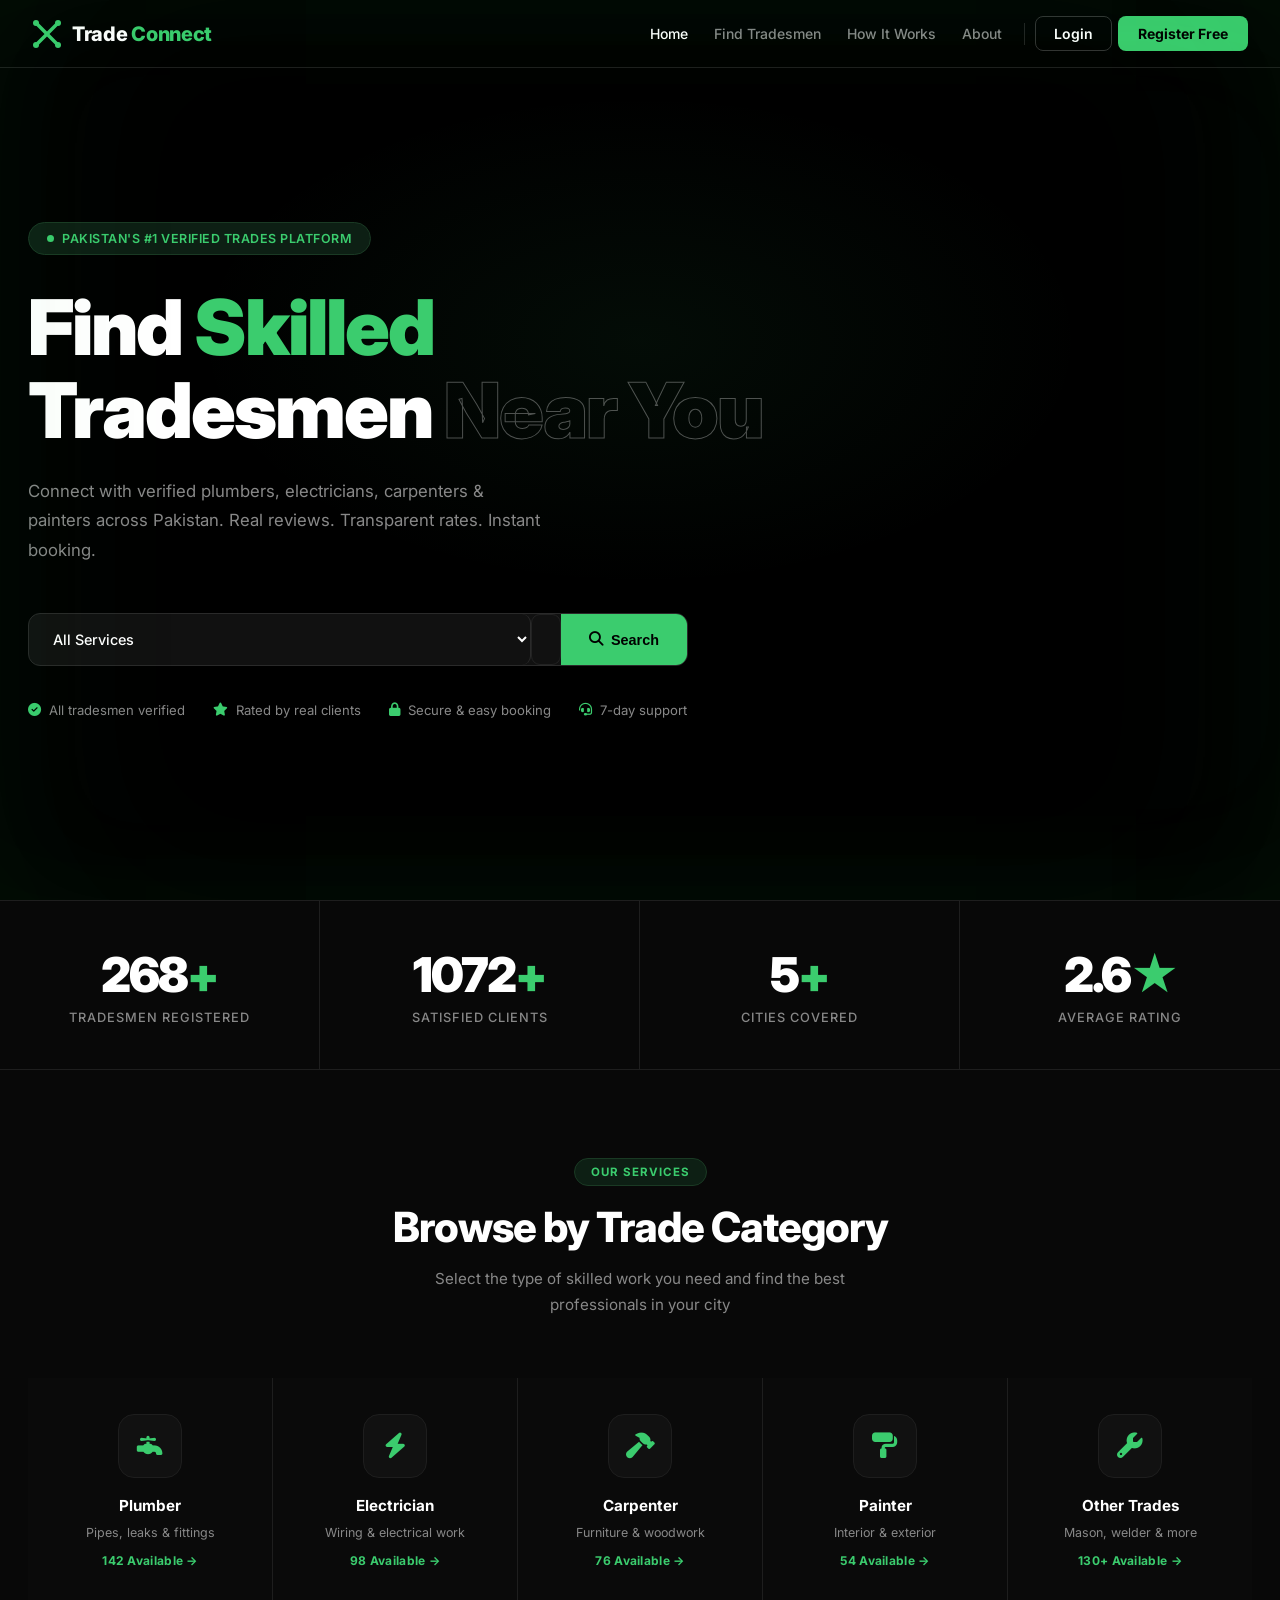
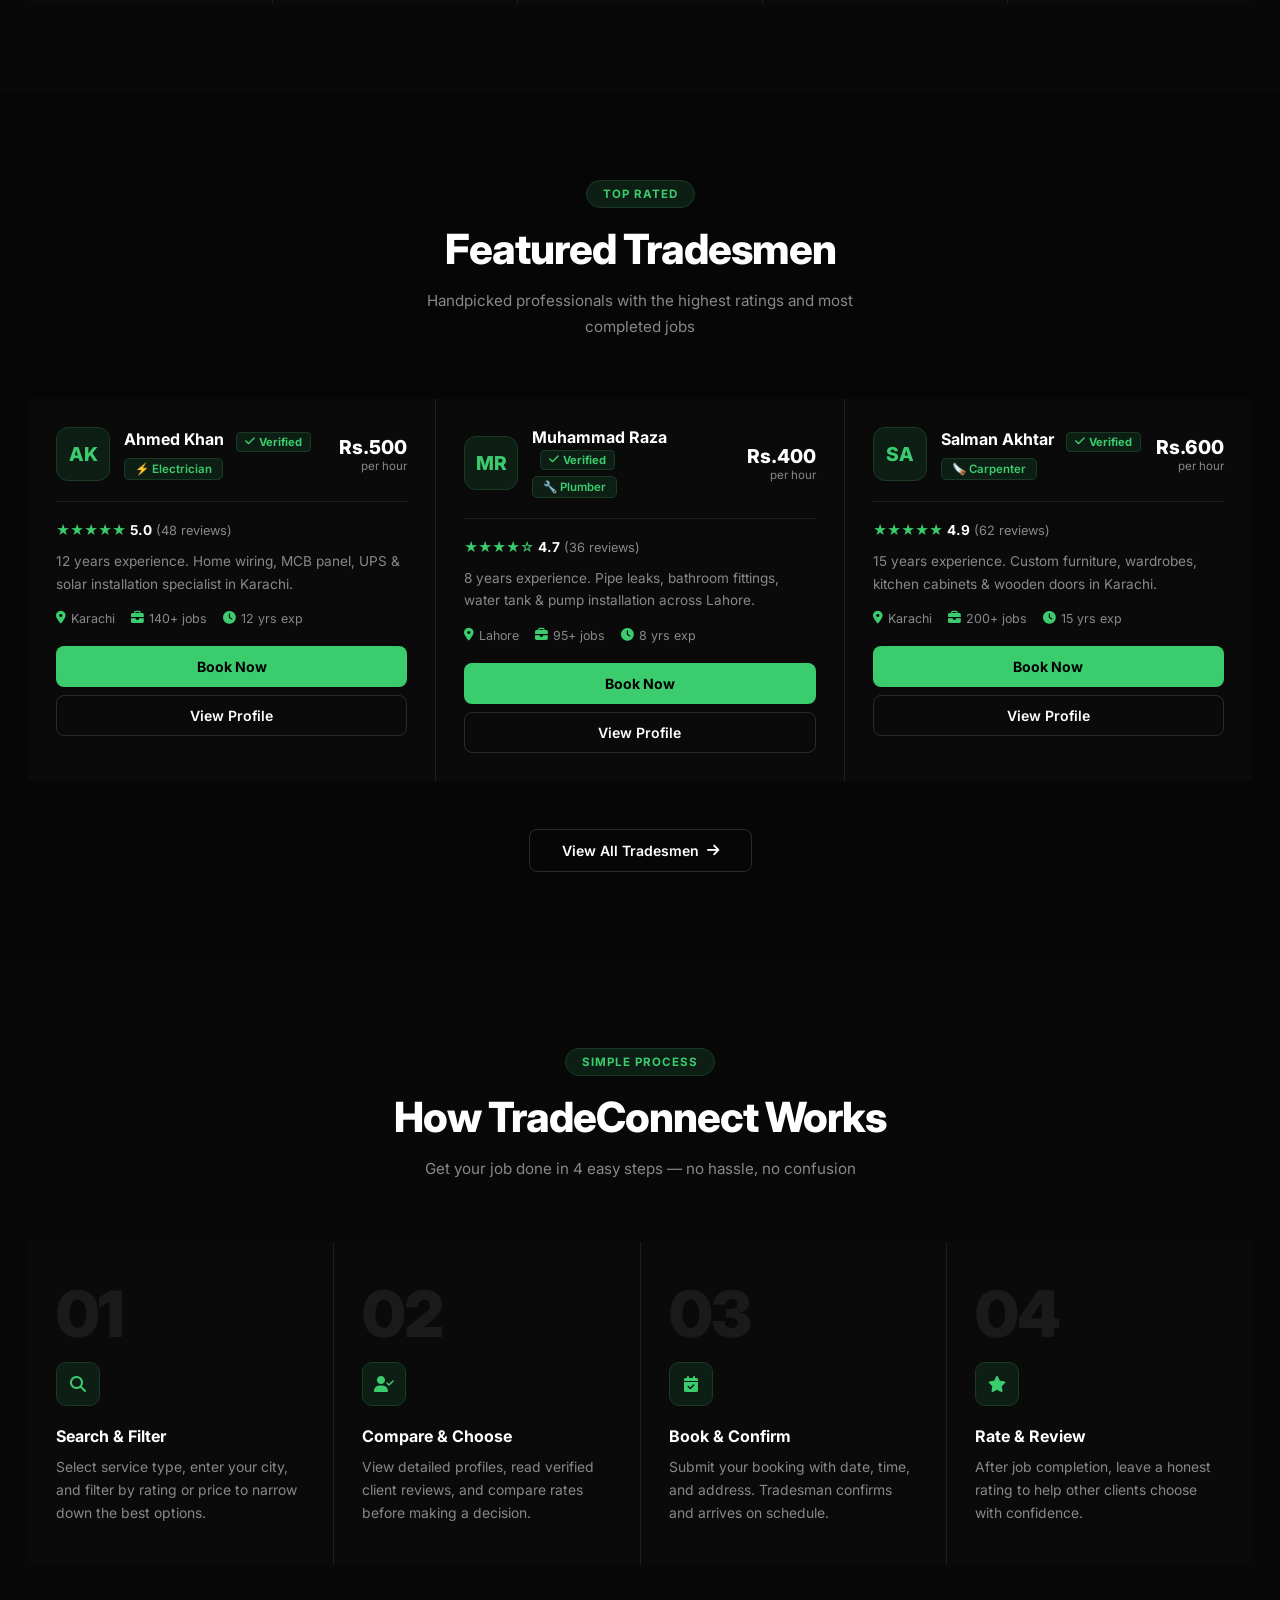
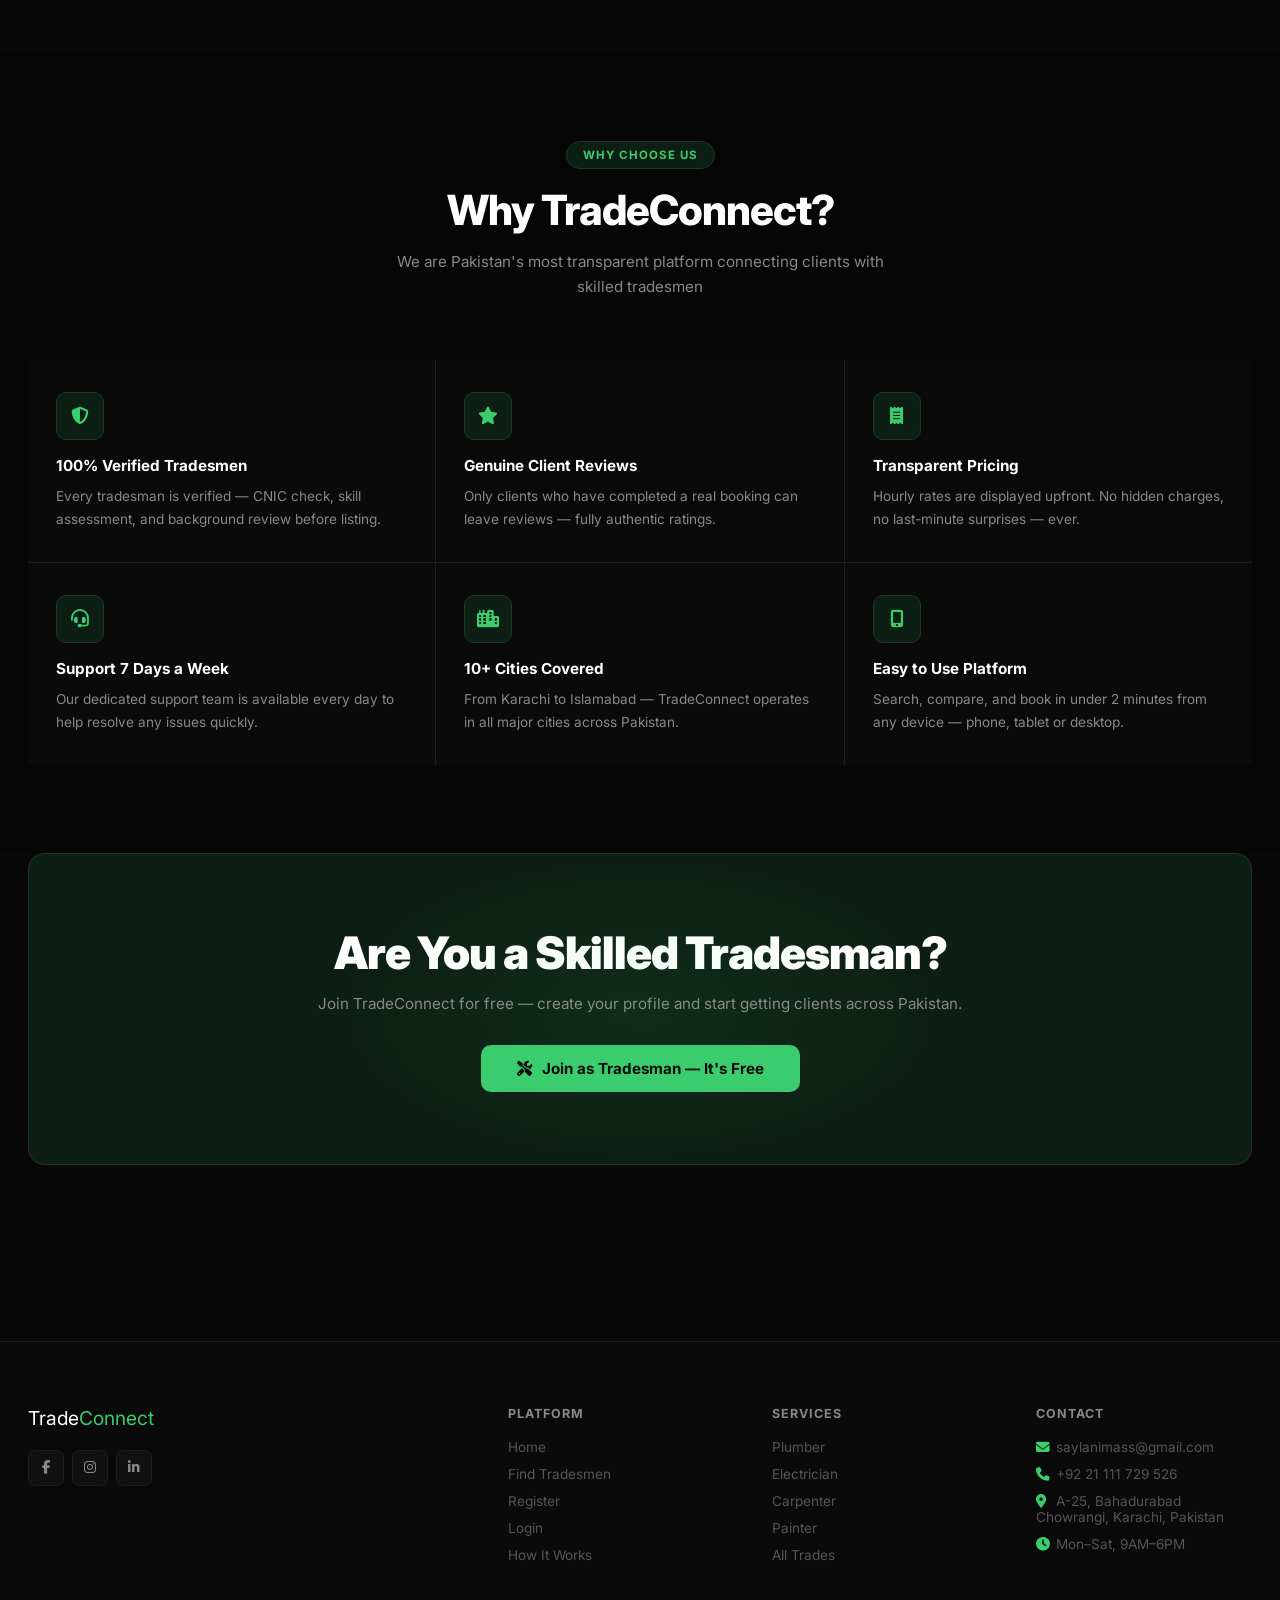
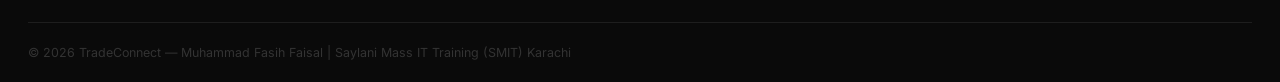
<file: tradeconnect/public/index.html>
<!DOCTYPE html>
<html lang="en">
<head>
<meta charset="UTF-8">
<meta name="viewport" content="width=device-width, initial-scale=1.0">
<title>TradeConnect — Pakistan's Trusted Trades Platform</title>
<link rel="stylesheet" href="https://cdnjs.cloudflare.com/ajax/libs/font-awesome/6.5.0/css/all.min.css">
<link rel="stylesheet" href="common.css">
<link href="https://fonts.googleapis.com/css2?family=Inter:wght@300;400;500;600;700;800;900&display=swap" rel="stylesheet">
<style>
*{margin:0;padding:0;box-sizing:border-box;}
:root{
  --green:#3bcc6e;
  --green-dark:#2aaa58;
  --black:#000000;
  --dark:#0a0a0a;
  --card:#111111;
  --border:#1e1e1e;
  --text:#ffffff;
  --muted:#888888;
  --light:#cccccc;
}
html{scroll-behavior:smooth;}
body{font-family:'Inter',sans-serif;background:#080808;color:var(--text);overflow-x:hidden;}
/* Page-wide green glow shadow on sides */
body::before{
  content:'';position:fixed;top:0;left:0;right:0;bottom:0;pointer-events:none;z-index:9999;
  box-shadow:inset 0 0 120px rgba(59,204,110,.04), inset 80px 0 160px rgba(59,204,110,.03), inset -80px 0 160px rgba(59,204,110,.03);
}
/* Scrollbar */
::-webkit-scrollbar{width:6px;}
::-webkit-scrollbar-track{background:#000;}
::-webkit-scrollbar-thumb{background:#1e1e1e;border-radius:3px;}
::-webkit-scrollbar-thumb:hover{background:#3bcc6e;}

/* ─── NAVBAR OVERRIDE ─── */
.navbar{
  position:fixed!important;top:0;left:0;right:0;z-index:1000;
  background:rgba(0,0,0,.95)!important;
  backdrop-filter:blur(12px);
  border-bottom:1px solid #1e1e1e;
  height:68px;
  padding:0!important;
}
.nav-wrap{
  width:100%;max-width:1280px;margin:0 auto;padding:0 32px;
  height:68px;display:flex!important;align-items:center;
  justify-content:space-between!important;
  flex-direction:row!important;
}
/* Logo — hard left */
.logo{
  display:flex!important;align-items:center;gap:10px;
  text-decoration:none;flex-shrink:0;
  margin-right:auto;
}
/* All links + buttons — hard right */
.nav-right-group{
  display:flex!important;align-items:center;
  gap:2px;flex-shrink:0;margin-left:auto;
}
.nav-right-group a{
  color:#888;text-decoration:none;font-size:.875rem;
  font-weight:500;padding:8px 12px;border-radius:6px;
  transition:.2s;white-space:nowrap;display:inline-block;
}
.nav-right-group a:hover{color:#fff;background:#111;}
.nav-right-group a.active{color:#fff;}
.nav-divider{width:1px;height:22px;background:#222;margin:0 8px;flex-shrink:0;}
.btn-ghost{
  border:1px solid #333!important;color:#fff!important;
  background:transparent!important;padding:8px 18px!important;
  border-radius:8px!important;font-weight:600!important;
}
.btn-ghost:hover{border-color:#555!important;background:#111!important;}
.btn-green-nav{
  background:#3bcc6e!important;color:#000!important;
  padding:9px 20px!important;border-radius:8px!important;
  font-weight:700!important;margin-left:4px;
}
.btn-green-nav:hover{background:#2aaa58!important;}
@media(max-width:768px){
  .nav-right-group a:not(.btn-ghost):not(.btn-green-nav){display:none!important;}
  .nav-wrap{padding:0 16px;}
}
@media(max-width:420px){
  .nav-wrap{padding:0 12px;}
  .logo span{font-size:1rem;}
  .logo svg{width:24px;height:24px;}
  .nav-divider{display:none;}
  .btn-ghost{padding:7px 12px!important;font-size:.8rem!important;}
  .btn-green-nav{padding:7px 12px!important;font-size:.8rem!important;margin-left:0!important;}
  .nav-right-group{gap:6px;}
}

/* ─── HERO ─── */
.hero{
  min-height:100vh;
  display:flex;align-items:center;
  padding:120px 28px 80px;
  background:var(--black);
  position:relative;overflow:hidden;
}
.hero-glow{
  position:absolute;top:10%;left:50%;transform:translateX(-50%);
  width:900px;height:500px;
  background:radial-gradient(ellipse,rgba(59,204,110,.06) 0%,transparent 70%);
  pointer-events:none;
}
.hero-inner{max-width:1280px;margin:auto;width:100%;position:relative;z-index:1;}
.hero-badge{
  display:inline-flex;align-items:center;gap:8px;
  background:#0d1f14;border:1px solid #1a3a24;
  color:var(--green);padding:8px 18px;border-radius:40px;
  font-size:.78rem;font-weight:600;letter-spacing:.5px;text-transform:uppercase;
  margin-bottom:32px;
}
.hero-badge span{width:7px;height:7px;border-radius:50%;background:var(--green);display:inline-block;animation:pulse 2s infinite;}
@keyframes pulse{0%,100%{opacity:1;}50%{opacity:.3;}}
.hero h1{
  font-size:clamp(2.8rem,6vw,5rem);font-weight:900;
  line-height:1.08;letter-spacing:-2px;
  max-width:800px;margin-bottom:24px;
}
.hero h1 .green{color:var(--green);}
.hero h1 .outline{
  -webkit-text-stroke:1px rgba(255,255,255,.3);
  color:transparent;
}
.hero-sub{
  color:var(--muted);font-size:1.05rem;
  max-width:520px;line-height:1.75;margin-bottom:48px;font-weight:400;
}

/* search */
.search-wrap{
  display:flex;gap:0;max-width:660px;
  background:#111;border:1px solid #2a2a2a;
  border-radius:12px;overflow:hidden;margin-bottom:36px;
}
.search-wrap select,.search-wrap input{
  background:transparent;border:none;outline:none;
  padding:16px 20px;font-family:'Inter',sans-serif;font-size:.9rem;color:#fff;
}
.search-wrap select{
  border-right:1px solid #2a2a2a;min-width:180px;cursor:pointer;
  font-weight:500;
}
.search-wrap select option{background:#111;}
.search-wrap input{flex:1;}
.search-wrap input::placeholder{color:var(--muted);}
.btn-search{
  background:var(--green);color:#000;border:none;
  padding:16px 28px;font-weight:700;font-size:.9rem;
  cursor:pointer;white-space:nowrap;transition:.2s;
  display:flex;align-items:center;gap:8px;
}
.btn-search:hover{background:var(--green-dark);}
.hero-trust{display:flex;gap:28px;flex-wrap:wrap;}
.trust-item{display:flex;align-items:center;gap:8px;font-size:.82rem;color:var(--muted);}
.trust-item i{color:var(--green);}

/* ─── STATS ─── */
.stats-section{background:#080808;border-top:1px solid var(--border);border-bottom:1px solid var(--border);padding:0;}
.stats-grid{max-width:1280px;margin:auto;display:grid;grid-template-columns:repeat(4,1fr);}
.stat-block{
  padding:44px 28px;text-align:center;
  border-right:1px solid var(--border);
  position:relative;
}
.stat-block:last-child{border:none;}
.stat-block h3{font-size:3rem;font-weight:900;letter-spacing:-2px;color:#fff;margin-bottom:6px;}
.stat-block h3 span{color:var(--green);}
.stat-block p{color:var(--muted);font-size:.8rem;font-weight:500;text-transform:uppercase;letter-spacing:1px;}

/* ─── SECTIONS ─── */
.section{padding:88px 28px;}
.s-inner{max-width:1280px;margin:auto;}
.s-head{text-align:center;margin-bottom:60px;}
.s-tag{
  display:inline-block;
  background:#0d1f14;border:1px solid #1a3a24;color:var(--green);
  padding:6px 16px;border-radius:40px;font-size:.72rem;font-weight:700;
  text-transform:uppercase;letter-spacing:1px;margin-bottom:16px;
}
.s-head h2{font-size:clamp(1.8rem,3.5vw,2.6rem);font-weight:800;letter-spacing:-1px;margin-bottom:14px;}
.s-head p{color:var(--muted);font-size:.95rem;max-width:500px;margin:auto;line-height:1.7;}
.bg-dark-alt{background:#060606;}

/* ─── CATEGORY CARDS ─── */
.cat-grid{display:grid;grid-template-columns:repeat(auto-fit,minmax(200px,1fr));gap:1px;background:var(--border);}
.cat-card{
  background:var(--dark);padding:36px 24px;text-align:center;
  cursor:pointer;transition:.25s;position:relative;overflow:hidden;
}
.cat-card::before{
  content:'';position:absolute;bottom:0;left:0;right:0;height:2px;
  background:var(--green);transform:scaleX(0);transition:.25s;
}
.cat-card:hover{background:#0f0f0f;}
.cat-card:hover::before{transform:scaleX(1);}
.cat-ic{
  width:64px;height:64px;border-radius:16px;
  background:#111;border:1px solid #1e1e1e;
  display:flex;align-items:center;justify-content:center;
  font-size:1.6rem;margin:0 auto 18px;transition:.25s;
  color:var(--green);
}
.cat-card:hover .cat-ic{background:#0d1f14;border-color:#1a3a24;}
.cat-card h5{font-size:.95rem;font-weight:700;margin-bottom:6px;}
.cat-card small{color:var(--muted);font-size:.78rem;}
.cat-card .num{
  margin-top:12px;font-size:.75rem;font-weight:700;
  color:var(--green);letter-spacing:.3px;
}

/* ─── TRADESMAN CARDS ─── */
.tc-grid{display:grid;grid-template-columns:repeat(auto-fit,minmax(320px,1fr));gap:1px;background:var(--border);}
.tc-card{background:var(--dark);padding:28px;transition:.25s;position:relative;}
.tc-card:hover{background:#0f0f0f;}
.tc-head{display:flex;align-items:center;gap:14px;margin-bottom:20px;padding-bottom:20px;border-bottom:1px solid var(--border);}
.tc-avatar{
  width:54px;height:54px;border-radius:12px;
  background:#0d1f14;border:1px solid #1a3a24;
  display:flex;align-items:center;justify-content:center;
  font-size:1.2rem;font-weight:800;color:var(--green);flex-shrink:0;
}
.tc-name{font-size:1rem;font-weight:700;margin-bottom:5px;}
.tc-trade{
  background:#0d1f14;color:var(--green);border:1px solid #1a3a24;
  padding:3px 10px;border-radius:5px;font-size:.72rem;font-weight:600;
  display:inline-block;
}
.tc-stars{color:var(--green);font-size:.85rem;margin-bottom:4px;}
.tc-price{
  margin-left:auto;text-align:right;
}
.tc-price .amount{font-size:1.2rem;font-weight:800;color:#fff;}
.tc-price small{color:var(--muted);font-size:.72rem;display:block;}
.tc-desc{color:var(--muted);font-size:.85rem;line-height:1.65;margin-bottom:16px;}
.tc-meta-row{display:flex;gap:16px;margin-bottom:20px;}
.tc-meta-row span{font-size:.78rem;color:var(--muted);display:flex;align-items:center;gap:5px;}
.tc-meta-row i{color:var(--green);font-size:.8rem;}
.verified-tag{
  display:inline-flex;align-items:center;gap:4px;
  background:#0d1f14;color:var(--green);border:1px solid #1a3a24;
  font-size:.7rem;font-weight:700;padding:2px 8px;border-radius:4px;
  margin-left:8px;
}
.btn-book{
  display:block;width:100%;padding:12px;
  background:var(--green);color:#000;
  border:none;border-radius:8px;font-weight:700;font-size:.88rem;
  cursor:pointer;transition:.2s;text-decoration:none;text-align:center;
}
.btn-book:hover{background:var(--green-dark);}
.btn-outline{
  display:block;width:100%;padding:11px;
  background:transparent;color:#fff;
  border:1px solid #2a2a2a;border-radius:8px;font-weight:600;font-size:.88rem;
  cursor:pointer;transition:.2s;text-decoration:none;text-align:center;
  margin-top:8px;
}
.btn-outline:hover{border-color:#444;background:#111;}

/* ─── HOW IT WORKS ─── */
.how-grid{display:grid;grid-template-columns:repeat(auto-fit,minmax(220px,1fr));gap:1px;background:var(--border);}
.how-card{background:var(--dark);padding:40px 28px;position:relative;}
.step-num{
  font-size:4rem;font-weight:900;letter-spacing:-2px;
  color:#1a1a1a;margin-bottom:16px;line-height:1;
}
.how-card h5{font-size:1rem;font-weight:700;margin-bottom:10px;}
.how-card p{color:var(--muted);font-size:.87rem;line-height:1.65;}
.how-card .step-icon{
  width:44px;height:44px;border-radius:10px;
  background:#0d1f14;border:1px solid #1a3a24;
  display:flex;align-items:center;justify-content:center;
  color:var(--green);font-size:1rem;margin-bottom:20px;
}

/* ─── WHY US ─── */
.why-grid{display:grid;grid-template-columns:repeat(3,1fr);gap:1px;background:var(--border);}
.why-card{background:var(--dark);padding:32px 28px;}
@media(max-width:768px){.why-grid{grid-template-columns:repeat(2,1fr);}}
@media(max-width:480px){.why-grid{grid-template-columns:1fr;}}
.why-icon{
  width:48px;height:48px;border-radius:10px;
  background:#0d1f14;border:1px solid #1a3a24;
  display:flex;align-items:center;justify-content:center;
  color:var(--green);font-size:1.1rem;margin-bottom:16px;
}
.why-card h5{font-size:.95rem;font-weight:700;margin-bottom:10px;}
.why-card p{color:var(--muted);font-size:.85rem;line-height:1.65;}

/* ─── CTA BANNER ─── */
.cta-banner{
  margin:0 28px;border-radius:16px;
  background:#0d1f14;border:1px solid #1a3a24;
  padding:72px 48px;text-align:center;
  position:relative;overflow:hidden;
}
.cta-banner::before{
  content:'';position:absolute;top:50%;left:50%;transform:translate(-50%,-50%);
  width:600px;height:300px;
  background:radial-gradient(ellipse,rgba(59,204,110,.08),transparent 70%);
  pointer-events:none;
}
.cta-banner h2{font-size:clamp(1.8rem,4vw,2.8rem);font-weight:900;letter-spacing:-1px;margin-bottom:14px;}
.cta-banner p{color:var(--muted);margin-bottom:32px;font-size:.95rem;}
.btn-green-lg{
  display:inline-flex;align-items:center;gap:10px;
  background:var(--green);color:#000;
  padding:14px 36px;border-radius:10px;font-weight:700;font-size:.95rem;
  text-decoration:none;transition:.2s;border:none;cursor:pointer;
}
.btn-green-lg:hover{background:var(--green-dark);}

/* ─── FOOTER ─── */
footer{
  margin-top:88px;
  border-top:1px solid var(--border);
  padding:64px 28px 0;
  background:var(--dark);
}
.footer-wrap{max-width:1280px;margin:auto;}
.footer-top{display:grid;grid-template-columns:2fr 1fr 1fr 1fr;gap:48px;padding-bottom:48px;border-bottom:1px solid var(--border);}
.footer-brand p{color:var(--muted);font-size:.85rem;line-height:1.75;margin-top:14px;max-width:260px;}
.footer-social{display:flex;gap:8px;margin-top:20px;}
.soc-btn{
  width:36px;height:36px;border-radius:8px;
  background:#111;border:1px solid #1e1e1e;
  display:flex;align-items:center;justify-content:center;
  color:var(--muted);font-size:.85rem;text-decoration:none;transition:.2s;
}
.soc-btn:hover{border-color:var(--green);color:var(--green);}
.footer-col h6{font-size:.78rem;font-weight:700;text-transform:uppercase;letter-spacing:1px;color:var(--muted);margin-bottom:18px;}
.footer-col a{display:block;color:#555;text-decoration:none;font-size:.85rem;margin-bottom:11px;transition:.2s;}
.footer-col a:hover{color:var(--green);}
.footer-bottom{
  padding:22px 0;display:flex;justify-content:space-between;
  align-items:center;flex-wrap:wrap;gap:10px;
}
.footer-bottom p{color:#333;font-size:.78rem;}
.footer-bottom a{color:#333;text-decoration:none;}
.footer-bottom a:hover{color:var(--green);}

/* ─── VIEW ALL BTN ─── */
.view-all-wrap{text-align:center;margin-top:48px;}
.btn-view-all{
  display:inline-flex;align-items:center;gap:8px;
  border:1px solid #2a2a2a;color:#fff;
  padding:12px 32px;border-radius:8px;font-weight:600;font-size:.88rem;
  text-decoration:none;transition:.2s;background:transparent;cursor:pointer;
}
.btn-view-all:hover{border-color:var(--green);color:var(--green);}

/* ─── RESPONSIVE ─── */
@media(max-width:900px){
  .stats-grid{grid-template-columns:1fr 1fr;}
  .footer-top{grid-template-columns:1fr 1fr;}
}
@media(max-width:600px){
  .stats-grid{grid-template-columns:1fr 1fr;}
  .footer-top{grid-template-columns:1fr;}
  .nav-links a:not(.btn-ghost):not(.btn-green){display:none;}
  .search-wrap{flex-direction:column;border-radius:12px;}
  .search-wrap select{border-right:none;border-bottom:1px solid #2a2a2a;}
  .cta-banner{margin:0 16px;padding:48px 24px;}
}
</style>
</head>
<body>

<!-- NAVBAR -->
<nav class="navbar">
  <div class="nav-wrap">
    <!-- LOGO — exact same as search page -->
    <a href="index.html" class="logo">
      <svg width="30" height="30" viewBox="0 0 30 30" fill="none" xmlns="http://www.w3.org/2000/svg"><path d="M4 4L26 26" stroke="#3bcc6e" stroke-width="3.5" stroke-linecap="round"/><path d="M26 4L4 26" stroke="#3bcc6e" stroke-width="3.5" stroke-linecap="round"/><circle cx="4" cy="4" r="3" fill="#3bcc6e"/><circle cx="26" cy="4" r="3" fill="#3bcc6e"/><circle cx="4" cy="26" r="3" fill="#3bcc6e"/><circle cx="26" cy="26" r="3" fill="#3bcc6e"/></svg><span style="font-family:Inter,sans-serif;font-size:1.25rem;font-weight:800;color:#fff;letter-spacing:-.3px;">Trade <span style="color:#3bcc6e;">Connect</span></span></span>
    </a>
    <!-- LINKS + BUTTONS — bilkul right -->
    <div class="nav-right-group">
      <a href="index.html" class="active">Home</a>
      <a href="search.html">Find Tradesmen</a>
      <a href="#how">How It Works</a>
      <a href="#about">About</a>
      <div class="nav-divider"></div>
      <a href="login.html" class="btn-ghost">Login</a>
      <a href="register.html" class="btn-green-nav">Register Free</a>
    </div>
  </div>
</nav>

<!-- HERO -->
<section class="hero">
  <div class="hero-glow"></div>
  <div class="hero-inner">
    <div class="hero-badge">
      <span></span> Pakistan's #1 Verified Trades Platform
    </div>
    <h1>
      Find <span class="green">Skilled</span><br>
      Tradesmen <span class="outline">Near You</span>
    </h1>
    <p class="hero-sub">Connect with verified plumbers, electricians, carpenters & painters across Pakistan. Real reviews. Transparent rates. Instant booking.</p>

    <div class="search-wrap">
      <select id="svcSel">
        <option value="">All Services</option>
        <option value="plumber">🔧 Plumber</option>
        <option value="electrician">⚡ Electrician</option>
        <option value="carpenter">🪚 Carpenter</option>
        <option value="painter">🎨 Painter</option>
      </select>
      <input type="text" id="cityIn" placeholder="Enter your city — e.g. Karachi, Lahore">
      <button class="btn-search" onclick="goSearch()"><i class="fas fa-search"></i> Search</button>
    </div>

    <div class="hero-trust">
      <div class="trust-item"><i class="fas fa-check-circle"></i> All tradesmen verified</div>
      <div class="trust-item"><i class="fas fa-star"></i> Rated by real clients</div>
      <div class="trust-item"><i class="fas fa-lock"></i> Secure & easy booking</div>
      <div class="trust-item"><i class="fas fa-headset"></i> 7-day support</div>
    </div>
  </div>
</section>

<!-- STATS -->
<div class="stats-section">
  <div class="stats-grid">
    <div class="stat-block"><h3 id="c1">0<span>+</span></h3><p>Tradesmen Registered</p></div>
    <div class="stat-block"><h3 id="c2">0<span>+</span></h3><p>Satisfied Clients</p></div>
    <div class="stat-block"><h3 id="c3">0<span>+</span></h3><p>Cities Covered</p></div>
    <div class="stat-block"><h3 id="c4">0<span>★</span></h3><p>Average Rating</p></div>
  </div>
</div>

<!-- CATEGORIES -->
<section class="section">
  <div class="s-inner">
    <div class="s-head">
      <div class="s-tag">Our Services</div>
      <h2>Browse by Trade Category</h2>
      <p>Select the type of skilled work you need and find the best professionals in your city</p>
    </div>
    <div class="cat-grid">
      <div class="cat-card" onclick="location.href='search.html?service=plumber'">
        <div class="cat-ic"><i class="fas fa-faucet"></i></div>
        <h5>Plumber</h5>
        <small>Pipes, leaks & fittings</small>
        <div class="num">142 Available →</div>
      </div>
      <div class="cat-card" onclick="location.href='search.html?service=electrician'">
        <div class="cat-ic"><i class="fas fa-bolt"></i></div>
        <h5>Electrician</h5>
        <small>Wiring & electrical work</small>
        <div class="num">98 Available →</div>
      </div>
      <div class="cat-card" onclick="location.href='search.html?service=carpenter'">
        <div class="cat-ic"><i class="fas fa-hammer"></i></div>
        <h5>Carpenter</h5>
        <small>Furniture & woodwork</small>
        <div class="num">76 Available →</div>
      </div>
      <div class="cat-card" onclick="location.href='search.html?service=painter'">
        <div class="cat-ic"><i class="fas fa-paint-roller"></i></div>
        <h5>Painter</h5>
        <small>Interior & exterior</small>
        <div class="num">54 Available →</div>
      </div>
      <div class="cat-card" onclick="location.href='search.html'">
        <div class="cat-ic"><i class="fas fa-wrench"></i></div>
        <h5>Other Trades</h5>
        <small>Mason, welder & more</small>
        <div class="num">130+ Available →</div>
      </div>
    </div>
  </div>
</section>

<!-- TOP TRADESMEN -->
<section class="section bg-dark-alt">
  <div class="s-inner">
    <div class="s-head">
      <div class="s-tag">Top Rated</div>
      <h2>Featured Tradesmen</h2>
      <p>Handpicked professionals with the highest ratings and most completed jobs</p>
    </div>
    <div class="tc-grid">

      <div class="tc-card">
        <div class="tc-head">
          <div class="tc-avatar">AK</div>
          <div>
            <div class="tc-name">Ahmed Khan <span class="verified-tag"><i class="fas fa-check"></i> Verified</span></div>
            <span class="tc-trade">⚡ Electrician</span>
          </div>
          <div class="tc-price">
            <div class="amount">Rs.500</div>
            <small>per hour</small>
          </div>
        </div>
        <div class="tc-stars">★★★★★ <span style="color:#fff;font-weight:700">5.0</span> <span style="color:var(--muted);font-size:.8rem">(48 reviews)</span></div>
        <p class="tc-desc" style="margin-top:12px;">12 years experience. Home wiring, MCB panel, UPS & solar installation specialist in Karachi.</p>
        <div class="tc-meta-row">
          <span><i class="fas fa-map-marker-alt"></i>Karachi</span>
          <span><i class="fas fa-briefcase"></i>140+ jobs</span>
          <span><i class="fas fa-clock"></i>12 yrs exp</span>
        </div>
        <a href="booking.html?id=1" class="btn-book">Book Now</a>
        <a href="profile.html?id=1" class="btn-outline">View Profile</a>
      </div>

      <div class="tc-card">
        <div class="tc-head">
          <div class="tc-avatar">MR</div>
          <div>
            <div class="tc-name">Muhammad Raza <span class="verified-tag"><i class="fas fa-check"></i> Verified</span></div>
            <span class="tc-trade">🔧 Plumber</span>
          </div>
          <div class="tc-price">
            <div class="amount">Rs.400</div>
            <small>per hour</small>
          </div>
        </div>
        <div class="tc-stars">★★★★☆ <span style="color:#fff;font-weight:700">4.7</span> <span style="color:var(--muted);font-size:.8rem">(36 reviews)</span></div>
        <p class="tc-desc" style="margin-top:12px;">8 years experience. Pipe leaks, bathroom fittings, water tank & pump installation across Lahore.</p>
        <div class="tc-meta-row">
          <span><i class="fas fa-map-marker-alt"></i>Lahore</span>
          <span><i class="fas fa-briefcase"></i>95+ jobs</span>
          <span><i class="fas fa-clock"></i>8 yrs exp</span>
        </div>
        <a href="booking.html?id=2" class="btn-book">Book Now</a>
        <a href="profile.html?id=2" class="btn-outline">View Profile</a>
      </div>

      <div class="tc-card">
        <div class="tc-head">
          <div class="tc-avatar">SA</div>
          <div>
            <div class="tc-name">Salman Akhtar <span class="verified-tag"><i class="fas fa-check"></i> Verified</span></div>
            <span class="tc-trade">🪚 Carpenter</span>
          </div>
          <div class="tc-price">
            <div class="amount">Rs.600</div>
            <small>per hour</small>
          </div>
        </div>
        <div class="tc-stars">★★★★★ <span style="color:#fff;font-weight:700">4.9</span> <span style="color:var(--muted);font-size:.8rem">(62 reviews)</span></div>
        <p class="tc-desc" style="margin-top:12px;">15 years experience. Custom furniture, wardrobes, kitchen cabinets & wooden doors in Karachi.</p>
        <div class="tc-meta-row">
          <span><i class="fas fa-map-marker-alt"></i>Karachi</span>
          <span><i class="fas fa-briefcase"></i>200+ jobs</span>
          <span><i class="fas fa-clock"></i>15 yrs exp</span>
        </div>
        <a href="booking.html?id=3" class="btn-book">Book Now</a>
        <a href="profile.html?id=3" class="btn-outline">View Profile</a>
      </div>

    </div>
    <div class="view-all-wrap">
      <a href="search.html" class="btn-view-all">View All Tradesmen <i class="fas fa-arrow-right"></i></a>
    </div>
  </div>
</section>

<!-- HOW IT WORKS -->
<section class="section" id="how">
  <div class="s-inner">
    <div class="s-head">
      <div class="s-tag">Simple Process</div>
      <h2>How TradeConnect Works</h2>
      <p>Get your job done in 4 easy steps — no hassle, no confusion</p>
    </div>
    <div class="how-grid">
      <div class="how-card">
        <div class="step-num">01</div>
        <div class="step-icon"><i class="fas fa-search"></i></div>
        <h5>Search & Filter</h5>
        <p>Select service type, enter your city, and filter by rating or price to narrow down the best options.</p>
      </div>
      <div class="how-card">
        <div class="step-num">02</div>
        <div class="step-icon"><i class="fas fa-user-check"></i></div>
        <h5>Compare & Choose</h5>
        <p>View detailed profiles, read verified client reviews, and compare rates before making a decision.</p>
      </div>
      <div class="how-card">
        <div class="step-num">03</div>
        <div class="step-icon"><i class="fas fa-calendar-check"></i></div>
        <h5>Book & Confirm</h5>
        <p>Submit your booking with date, time, and address. Tradesman confirms and arrives on schedule.</p>
      </div>
      <div class="how-card">
        <div class="step-num">04</div>
        <div class="step-icon"><i class="fas fa-star"></i></div>
        <h5>Rate & Review</h5>
        <p>After job completion, leave a honest rating to help other clients choose with confidence.</p>
      </div>
    </div>
  </div>
</section>

<!-- WHY TRADECONNECT -->
<section class="section bg-dark-alt" id="about">
  <div class="s-inner">
    <div class="s-head">
      <div class="s-tag">Why Choose Us</div>
      <h2>Why TradeConnect?</h2>
      <p>We are Pakistan's most transparent platform connecting clients with skilled tradesmen</p>
    </div>
    <div class="why-grid">
      <div class="why-card">
        <div class="why-icon"><i class="fas fa-shield-alt"></i></div>
        <h5>100% Verified Tradesmen</h5>
        <p>Every tradesman is verified — CNIC check, skill assessment, and background review before listing.</p>
      </div>
      <div class="why-card">
        <div class="why-icon"><i class="fas fa-star"></i></div>
        <h5>Genuine Client Reviews</h5>
        <p>Only clients who have completed a real booking can leave reviews — fully authentic ratings.</p>
      </div>
      <div class="why-card">
        <div class="why-icon"><i class="fas fa-receipt"></i></div>
        <h5>Transparent Pricing</h5>
        <p>Hourly rates are displayed upfront. No hidden charges, no last-minute surprises — ever.</p>
      </div>
      <div class="why-card">
        <div class="why-icon"><i class="fas fa-headset"></i></div>
        <h5>Support 7 Days a Week</h5>
        <p>Our dedicated support team is available every day to help resolve any issues quickly.</p>
      </div>
      <div class="why-card">
        <div class="why-icon"><i class="fas fa-city"></i></div>
        <h5>10+ Cities Covered</h5>
        <p>From Karachi to Islamabad — TradeConnect operates in all major cities across Pakistan.</p>
      </div>
      <div class="why-card">
        <div class="why-icon"><i class="fas fa-mobile-alt"></i></div>
        <h5>Easy to Use Platform</h5>
        <p>Search, compare, and book in under 2 minutes from any device — phone, tablet or desktop.</p>
      </div>
    </div>
  </div>
</section>


<!-- CTA BANNER -->
<section style="padding:0 0 88px;">
  <div class="cta-banner">
    <h2>Are You a Skilled Tradesman?</h2>
    <p>Join TradeConnect for free — create your profile and start getting clients across Pakistan.</p>
    <a href="register.html?role=tradesman" class="btn-green-lg">
      <i class="fas fa-tools"></i> Join as Tradesman — It's Free
    </a>
  </div>
</section>

<!-- FOOTER -->
<footer>
  <div class="footer-wrap">
    <div class="footer-top">
      <div class="footer-brand">
        <div class="logo-name" style="font-size:1.2rem;margin-bottom:14px;">Trade<span style="color:var(--green)">Connect</span></div>
        <div class="footer-social">
          <a href="https://www.facebook.com/saylani.smit" class="soc-btn"><i class="fab fa-facebook-f"></i></a>
          <a href="https://www.instagram.com/saylani.smit/" class="soc-btn"><i class="fab fa-instagram"></i></a>
          <a href="https://www.linkedin.com/company/saylanimassit/" class="soc-btn"><i class="fab fa-linkedin-in"></i></a>
        </div>
      </div>
      <div class="footer-col">
        <h6>Platform</h6>
        <a href="index.html">Home</a>
        <a href="search.html">Find Tradesmen</a>
        <a href="register.html">Register</a>
        <a href="login.html">Login</a>
        <a href="#how">How It Works</a>
      </div>
      <div class="footer-col">
        <h6>Services</h6>
        <a href="search.html?service=plumber">Plumber</a>
        <a href="search.html?service=electrician">Electrician</a>
        <a href="search.html?service=carpenter">Carpenter</a>
        <a href="search.html?service=painter">Painter</a>
        <a href="search.html">All Trades</a>
      </div>
      <div class="footer-col">
        <h6>Contact</h6>
 <a href="mailto:saylanimass@gmail.com"><i class="fas fa-envelope" style="width:14px;margin-right:6px;color:var(--green)"></i>saylanimass@gmail.com</a>
<a href="tel:+922111729526"><i class="fas fa-phone" style="width:14px;margin-right:6px;color:var(--green)"></i>+92 21 111 729 526</a>
        <a href="#"><i class="fas fa-map-marker-alt" style="width:14px;margin-right:6px;color:var(--green)"></i>A-25, Bahadurabad Chowrangi, Karachi, Pakistan</a>
        <a href="#"><i class="fas fa-clock" style="width:14px;margin-right:6px;color:var(--green)"></i>Mon–Sat, 9AM–6PM</a>
      </div>
    </div>
    <div class="footer-bottom">
      <p>© 2026 TradeConnect — Muhammad Fasih Faisal | <a href="https://www.saylanimit.com">Saylani Mass IT Training (SMIT)</a> Karachi</p>
    </div>
  </div>
</footer>

<script>

function goSearch(){
  const s=document.getElementById('svcSel').value;
  const c=document.getElementById('cityIn').value;
  location.href='search.html?'+(s?'service='+s+'&':'')+(c?'city='+encodeURIComponent(c):'');
}

// Counter animation — exactly like SMIT website
function animCount(el,target,suffix,decimals=0){
  let cur=0;const dur=2000;const step=16;const inc=target/(dur/step);
  const t=setInterval(()=>{
    cur+=inc;
    if(cur>=target){cur=target;clearInterval(t);}
    el.innerHTML=decimals?cur.toFixed(decimals)+suffix:Math.round(cur)+suffix;
  },step);
}
const obs=new IntersectionObserver(entries=>{
  entries.forEach(e=>{
    if(e.isIntersecting){
      animCount(document.getElementById('c1'),500,'<span>+</span>');
      animCount(document.getElementById('c2'),2000,'<span>+</span>');
      animCount(document.getElementById('c3'),10,'<span>+</span>');
      animCount(document.getElementById('c4'),4.8,'<span>★</span>',1);
      obs.disconnect();
    }
  });
},{threshold:.3});
obs.observe(document.querySelector('.stats-section'));
</script>
</body>
</html>
</file>
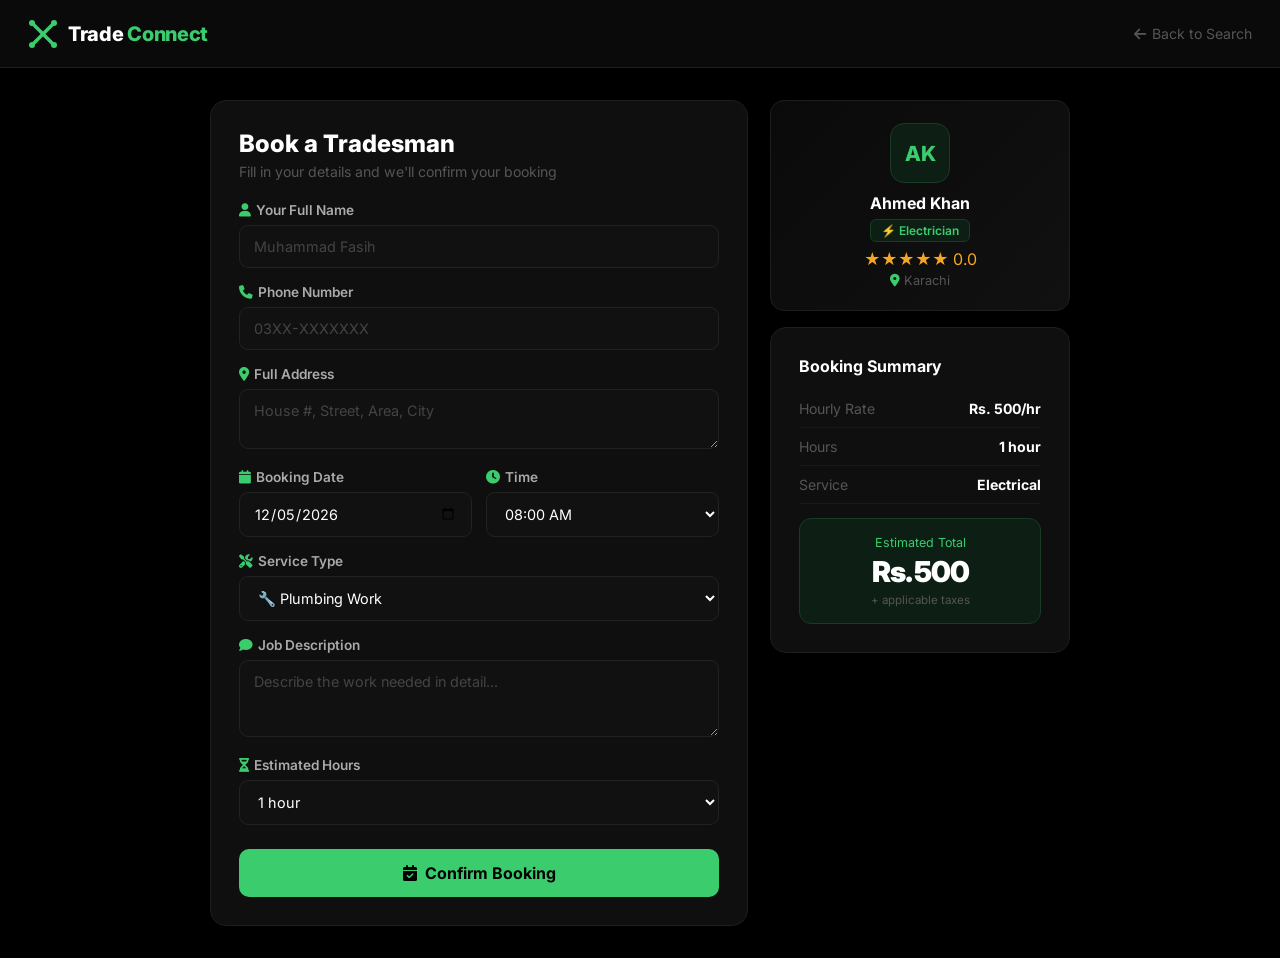
<file: tradeconnect/public/booking.html>
<!DOCTYPE html><html lang="en"><head>
<meta charset="UTF-8"><meta name="viewport" content="width=device-width,initial-scale=1">
<title>Book Tradesman — TradeConnect</title>
<link rel="stylesheet" href="common.css">
<link href="https://cdnjs.cloudflare.com/ajax/libs/font-awesome/6.5.0/css/all.min.css" rel="stylesheet">
<link href="https://fonts.googleapis.com/css2?family=Inter:wght@400;500;600;700;800&display=swap" rel="stylesheet">
<style>
.page{max-width:900px;margin:32px auto;padding:0 20px;display:grid;grid-template-columns:1fr 300px;gap:22px;}
@media(max-width:700px){.page{grid-template-columns:1fr;}}
.two-col{display:grid;grid-template-columns:1fr 1fr;gap:14px;}
.btn-full{background:var(--green);color:#000;border:none;width:100%;padding:14px;border-radius:10px;font-weight:700;font-size:1rem;cursor:pointer;font-family:'Inter',sans-serif;transition:.2s;margin-top:8px;}
.btn-full:hover{background:var(--green-dark);}
.ts-head{background:linear-gradient(135deg,#0a0a0a,#111);border:1px solid var(--border);border-radius:14px;padding:22px;text-align:center;margin-bottom:16px;}
.ts-av{width:60px;height:60px;border-radius:14px;background:#0d1f14;border:1px solid #1a3a24;display:flex;align-items:center;justify-content:center;font-size:1.3rem;font-weight:800;color:var(--green);margin:0 auto 10px;}
.ts-head h4{font-weight:700;color:#fff;margin-bottom:6px;font-size:1rem;}
.trade-tag{background:#0d1f14;color:var(--green);border:1px solid #1a3a24;padding:3px 10px;border-radius:6px;font-size:.75rem;font-weight:600;}
.sum-row{display:flex;justify-content:space-between;padding:10px 0;border-bottom:1px solid var(--border2);font-size:.88rem;}
.sum-row:last-child{border:none;}
.sum-row span:first-child{color:var(--muted);}
.sum-row span:last-child{font-weight:700;color:#fff;}
.total-box{background:#0d1f14;border:1px solid #1a3a24;border-radius:12px;padding:16px;text-align:center;margin-top:14px;}
.total-box .lbl{font-size:.78rem;color:var(--green);margin-bottom:4px;}
.total-box .amt{font-size:1.8rem;font-weight:900;color:#fff;letter-spacing:-1px;}
</style>
</head><body>
<nav class="navbar">
  <a href="index.html" style="display:flex;align-items:center;gap:10px;text-decoration:none;"><svg width="30" height="30" viewBox="0 0 30 30" fill="none" xmlns="http://www.w3.org/2000/svg"><path d="M4 4L26 26" stroke="#3bcc6e" stroke-width="3.5" stroke-linecap="round"/><path d="M26 4L4 26" stroke="#3bcc6e" stroke-width="3.5" stroke-linecap="round"/><circle cx="4" cy="4" r="3" fill="#3bcc6e"/><circle cx="26" cy="4" r="3" fill="#3bcc6e"/><circle cx="4" cy="26" r="3" fill="#3bcc6e"/><circle cx="26" cy="26" r="3" fill="#3bcc6e"/></svg><span style="font-family:Inter,sans-serif;font-size:1.25rem;font-weight:800;color:#fff;letter-spacing:-.3px;">Trade <span style="color:#3bcc6e;">Connect</span></span></span></a>
  <a href="search.html" style="color:var(--muted);font-size:.88rem;"><i class="fas fa-arrow-left" style="margin-right:6px"></i>Back to Search</a>
</nav>
<div class="page">
  <div class="card">
    <h2 style="font-weight:800;font-size:1.5rem;color:#fff;margin-bottom:5px;">Book a Tradesman</h2>
    <p style="color:var(--muted);margin-bottom:22px;font-size:.88rem;">Fill in your details and we'll confirm your booking</p>
    <div class="alert alert-error" id="errBox"></div>
    <form action="api/booking.php" method="POST" onsubmit="return validate()">
      <input type="hidden" name="tradesman_id" id="tid" value="1">
      <input type="hidden" name="city" id="tcity" value="Karachi">
      <div class="form-group"><label><i class="fas fa-user" style="color:var(--green);margin-right:5px"></i>Your Full Name</label><input type="text" name="client_name" placeholder="Muhammad Fasih" required></div>
      <div class="form-group"><label><i class="fas fa-phone" style="color:var(--green);margin-right:5px"></i>Phone Number</label><input type="text" name="phone" placeholder="03XX-XXXXXXX" required></div>
      <div class="form-group"><label><i class="fas fa-map-marker-alt" style="color:var(--green);margin-right:5px"></i>Full Address</label><textarea name="address" rows="2" placeholder="House #, Street, Area, City" required></textarea></div>
      <div class="two-col">
        <div class="form-group"><label><i class="fas fa-calendar" style="color:var(--green);margin-right:5px"></i>Booking Date</label><input type="date" name="booking_date" id="dateF" required></div>
        <div class="form-group"><label><i class="fas fa-clock" style="color:var(--green);margin-right:5px"></i>Time</label>
          <select name="booking_time">
            <option value="08:00">08:00 AM</option><option value="09:00">09:00 AM</option><option value="10:00">10:00 AM</option>
            <option value="11:00">11:00 AM</option><option value="12:00">12:00 PM</option><option value="13:00">01:00 PM</option>
            <option value="14:00">02:00 PM</option><option value="15:00">03:00 PM</option><option value="16:00">04:00 PM</option>
          </select>
        </div>
      </div>
      <div class="form-group"><label><i class="fas fa-tools" style="color:var(--green);margin-right:5px"></i>Service Type</label>
        <select name="service_type" id="svcSel" onchange="updateSvc()">
          <option value="plumber">🔧 Plumbing Work</option><option value="electrician">⚡ Electrical Work</option>
          <option value="carpenter">🪚 Carpentry Work</option><option value="painter">🎨 Painting Work</option>
        </select>
      </div>
      <div class="form-group"><label><i class="fas fa-comment" style="color:var(--green);margin-right:5px"></i>Job Description</label><textarea name="description" rows="3" placeholder="Describe the work needed in detail..." required></textarea></div>
      <div class="form-group"><label><i class="fas fa-hourglass-half" style="color:var(--green);margin-right:5px"></i>Estimated Hours</label>
        <select name="hours" id="hrs" onchange="updateTotal()">
          <option value="1">1 hour</option><option value="2">2 hours</option><option value="3">3 hours</option>
          <option value="4">4 hours</option><option value="8">Full Day (8 hrs)</option>
        </select>
      </div>
      <button type="submit" class="btn-full"><i class="fas fa-calendar-check" style="margin-right:8px"></i>Confirm Booking</button>
    </form>
  </div>
  <div>
    <div class="ts-head">
      <div class="ts-av" id="tsAv">AK</div>
      <h4 id="tsName">Ahmed Khan</h4>
      <span class="trade-tag" id="tsTrade">⚡ Electrician</span>
      <div style="margin-top:10px;"><span class="stars" id="tsStars">★★★★★ 0.0</span></div>
      <div style="color:var(--muted);font-size:.8rem;margin-top:4px"><i class="fas fa-map-marker-alt" style="color:var(--green);margin-right:4px"></i><span id="tsCity">Karachi</span></div>
    </div>
    <div class="card">
      <div style="font-weight:700;color:#fff;margin-bottom:14px;">Booking Summary</div>
      <div class="sum-row"><span>Hourly Rate</span><span id="sumRate">Rs. 500/hr</span></div>
      <div class="sum-row"><span>Hours</span><span id="sumHrs">1 hour</span></div>
      <div class="sum-row"><span>Service</span><span id="sumSvc">Electrical</span></div>
      <div class="total-box">
        <div class="lbl">Estimated Total</div>
        <div class="amt" id="sumAmt">Rs. 500</div>
        <div style="font-size:.72rem;color:var(--muted);margin-top:4px">+ applicable taxes</div>
      </div>
    </div>
  </div>
</div>
<script>
const labels={plumber:"🔧 Plumber",electrician:"⚡ Electrician",carpenter:"🪚 Carpenter",painter:"🎨 Painter",other:"🔨 Other"};
let currentRate = 500;

function getInitials(name){
  return name.split(' ').map(w=>w[0]).join('').toUpperCase().slice(0,2);
}

function updateTotal(){
  const h=parseInt(document.getElementById('hrs').value);
  document.getElementById('sumHrs').textContent=h+(h===1?' hour':' hours');
  document.getElementById('sumAmt').textContent='Rs. '+(h*currentRate).toLocaleString();
}

function updateSvc(){
  document.getElementById('sumSvc').textContent=
    document.getElementById('svcSel').options[document.getElementById('svcSel').selectedIndex].text;
}

function validate(){
  if(!document.getElementById('dateF').value){alert('Please select a date!');return false;}
  return true;
}

// Real DB se tradesman load karo
async function loadTradesman(){
  const p   = new URLSearchParams(location.search);
  const tid = parseInt(p.get('id')) || 1;

  try{
    const res  = await fetch('api/get_tradesman_by_id.php?id='+tid);
    const json = await res.json();

    if(!json.ok){
      document.querySelector('.card h2').textContent='Tradesman not found!';
      return;
    }

    const t = json.tradesman;
    currentRate = parseFloat(t.hourly_rate);

    // Form hidden fields
    document.getElementById('tid').value   = t.id;
    document.getElementById('tcity').value = t.city || 'Karachi';

    // Sidebar tradesman info
    document.getElementById('tsAv').textContent   = getInitials(t.name);
    document.getElementById('tsName').textContent = t.name;
    document.getElementById('tsTrade').textContent= labels[t.trade_category]||t.trade_category;
    document.getElementById('tsCity').textContent = t.city||'—';

    // Stars
    const r = parseFloat(t.rating_avg||0);
    const stars = r>=5?'★★★★★':r>=4.5?'★★★★½':r>=4?'★★★★☆':'★★★☆☆';
    document.getElementById('tsStars').textContent = stars+' '+r.toFixed(1);

    // Summary
    document.getElementById('sumRate').textContent = 'Rs. '+currentRate.toLocaleString()+'/hr';
    updateTotal();

    // Service type default to tradesman's trade
    const svcSel = document.getElementById('svcSel');
    for(let i=0;i<svcSel.options.length;i++){
      if(svcSel.options[i].value===t.trade_category){
        svcSel.selectedIndex=i; break;
      }
    }
    updateSvc();

  }catch(e){
    console.error('Error loading tradesman:',e);
  }
}

// Login check
async function checkLogin(){
  try{
    const res  = await fetch('api/get_session.php');
    const json = await res.json();
    if(!json.ok){
      // Replace entire form with login required message
      document.querySelector('.card').innerHTML = `
        <div style="text-align:center;padding:30px 10px;">
          <div style="width:64px;height:64px;border-radius:50%;background:#0d1f14;border:2px solid #1a3a24;display:flex;align-items:center;justify-content:center;margin:0 auto 20px;font-size:1.8rem;">🔒</div>
          <h2 style="font-weight:800;font-size:1.5rem;color:#fff;margin-bottom:10px;">Login Required</h2>
          <p style="color:#888;font-size:.95rem;line-height:1.7;margin-bottom:28px;max-width:340px;margin-left:auto;margin-right:auto;">
            You must be logged in to book a tradesman.<br>Please login or create a free account to continue.
          </p>
          <div style="display:flex;gap:12px;justify-content:center;flex-wrap:wrap;">
            <a href="login.html" style="background:#3bcc6e;color:#000;padding:13px 30px;border-radius:9px;font-weight:700;text-decoration:none;font-size:.95rem;">Login Now</a>
            <a href="register.html" style="background:transparent;border:1px solid #2a2a2a;color:#fff;padding:13px 24px;border-radius:9px;font-weight:600;text-decoration:none;font-size:.95rem;">Register Free</a>
          </div>
        </div>
      `;
    }
  }catch(e){}
}

// Date setup - koi limit nahi
document.getElementById('dateF').value = new Date().toISOString().split('T')[0];

// Error show
const urlP=new URLSearchParams(location.search);
if(urlP.get('error')){
  const b=document.getElementById('errBox');
  b.textContent='⚠️ '+decodeURIComponent(urlP.get('error').replace(/\+/g,' '));
  b.classList.add('show');
}

checkLogin();
loadTradesman();
</script>
</body></html>
</file>
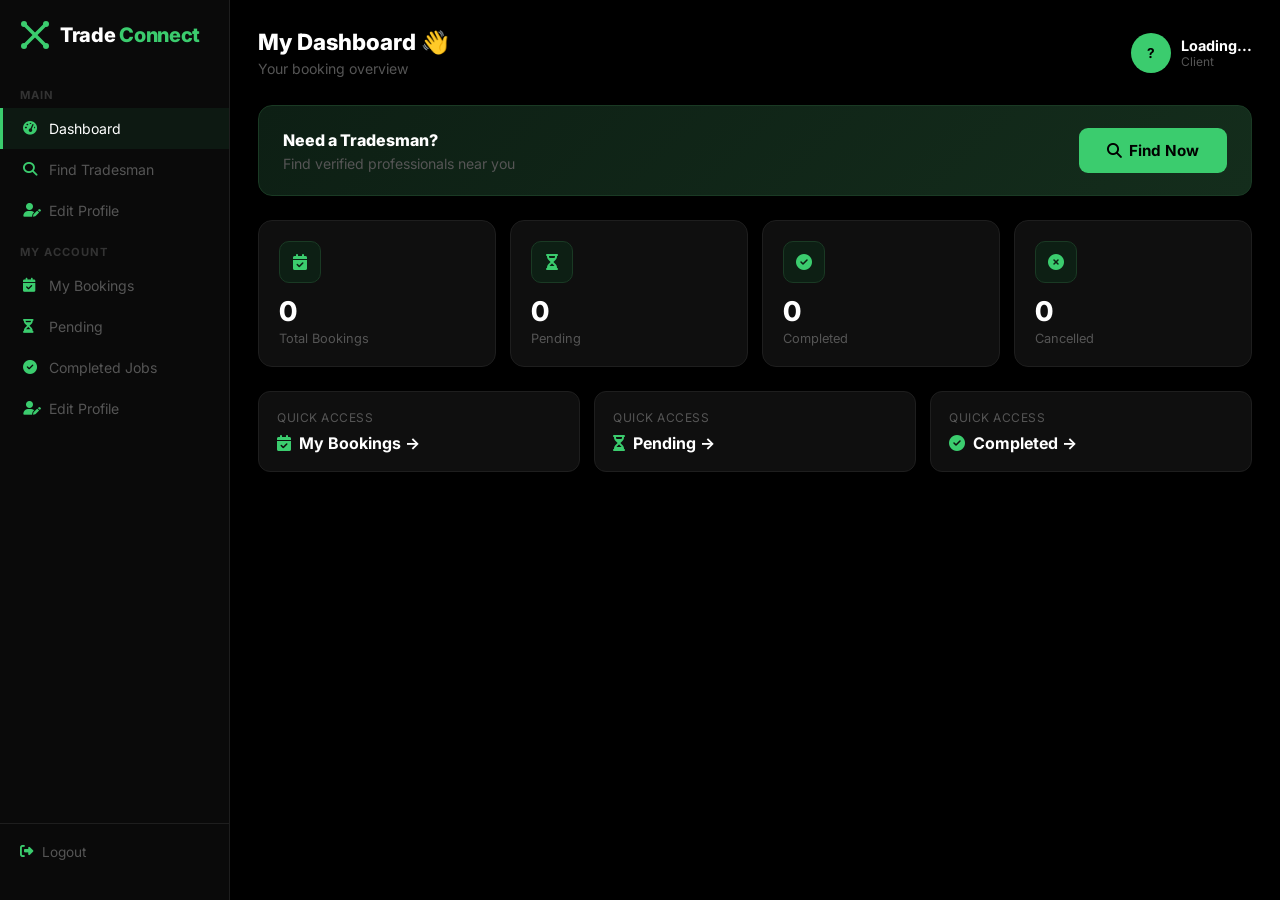
<file: tradeconnect/public/client-dashboard.html>
<!DOCTYPE html><html lang="en"><head>
<meta charset="UTF-8"><meta name="viewport" content="width=device-width,initial-scale=1">
<title>Dashboard — TradeConnect</title>
<link rel="stylesheet" href="common.css">
<link href="https://cdnjs.cloudflare.com/ajax/libs/font-awesome/6.5.0/css/all.min.css" rel="stylesheet">
<link href="https://fonts.googleapis.com/css2?family=Inter:wght@400;500;600;700;800&display=swap" rel="stylesheet">
<style>
.cta{background:linear-gradient(135deg,#0d1f14,#142d1c);border:1px solid #1a3a24;border-radius:14px;padding:22px 24px;display:flex;justify-content:space-between;align-items:center;margin-bottom:24px;flex-wrap:wrap;gap:14px;}
.cta h4{font-weight:800;color:#fff;margin:0 0 5px;}
.cta p{margin:0;color:var(--muted);font-size:.88rem;}
</style>
</head><body>
<div class="dash-wrap">
<div class="sidebar">
  <a href="index.html" class="logo" style="display:flex;align-items:center;gap:10px;text-decoration:none;padding:0 20px 24px;"><svg width="30" height="30" viewBox="0 0 30 30" fill="none" xmlns="http://www.w3.org/2000/svg"><path d="M4 4L26 26" stroke="#3bcc6e" stroke-width="3.5" stroke-linecap="round"/><path d="M26 4L4 26" stroke="#3bcc6e" stroke-width="3.5" stroke-linecap="round"/><circle cx="4" cy="4" r="3" fill="#3bcc6e"/><circle cx="26" cy="4" r="3" fill="#3bcc6e"/><circle cx="4" cy="26" r="3" fill="#3bcc6e"/><circle cx="26" cy="26" r="3" fill="#3bcc6e"/></svg><span style="font-family:Inter,sans-serif;font-size:1.25rem;font-weight:800;color:#fff;letter-spacing:-.3px;">Trade <span style="color:#3bcc6e;">Connect</span></span></span></a>
  <div class="sidebar-section">Main</div>
  <nav class="sidebar-nav">
    <a href="#" class="active" id="nav-dash" onclick="showSection('dashboard',this)"><i class="fas fa-tachometer-alt"></i>Dashboard</a>
    <a href="search.html"><i class="fas fa-search"></i>Find Tradesman</a>
    <a href="edit-profile.html"><i class="fas fa-user-edit"></i>Edit Profile</a>
  </nav>
  <div class="sidebar-section">My Account</div>
  <nav class="sidebar-nav">
    <a href="#" id="nav-all" onclick="showSection('all',this)"><i class="fas fa-calendar-check"></i>My Bookings</a>
    <a href="#" id="nav-pending" onclick="showSection('pending',this)"><i class="fas fa-hourglass-half"></i>Pending</a>
    <a href="#" id="nav-completed" onclick="showSection('completed',this)"><i class="fas fa-check-circle"></i>Completed Jobs</a>
    <a href="edit-profile.html"><i class="fas fa-user-edit"></i>Edit Profile</a>
  </nav>
  <div class="sidebar-footer">
<a href="api/logout.php" style="color:var(--muted);font-size:.85rem;display:flex;align-items:center;gap:8px;"><i class="fas fa-sign-out-alt"  style="color:var(--green)"></i>Logout</a>  </div>
</div>
<div class="dash-main">
  <div class="topbar">
    <div><h2 id="pageTitle">My Dashboard 👋</h2><p id="pageSubtitle">Your booking overview</p></div>
    <div style="display:flex;align-items:center;gap:10px;">
      <div class="avatar-sm" id="userInitials">?</div>
      <div>
        <div style="font-weight:700;font-size:.9rem;color:#fff" id="userName">Loading...</div>
        <div style="color:var(--muted);font-size:.75rem" id="userEmail">Client</div>
      </div>
    </div>
  </div>

  <!-- DASHBOARD SECTION -->
  <div id="sec-dashboard">
    <div class="cta">
      <div><h4>Need a Tradesman?</h4><p>Find verified professionals near you</p></div>
      <a href="search.html" class="btn-primary"><i class="fas fa-search" style="margin-right:7px"></i>Find Now</a>
    </div>
    <div class="stats-row">
      <div class="stat-card"><div class="ic"><i class="fas fa-calendar-check"></i></div><h3 id="sTotal">0</h3><p>Total Bookings</p></div>
      <div class="stat-card"><div class="ic"><i class="fas fa-hourglass-half"></i></div><h3 id="sPending">0</h3><p>Pending</p></div>
      <div class="stat-card"><div class="ic"><i class="fas fa-check-circle"></i></div><h3 id="sCompleted">0</h3><p>Completed</p></div>
      <div class="stat-card"><div class="ic"><i class="fas fa-times-circle"></i></div><h3 id="sCancelled">0</h3><p>Cancelled</p></div>
    </div>
    <!-- Quick access cards -->
    <div style="display:grid;grid-template-columns:repeat(auto-fit,minmax(180px,1fr));gap:14px;">
      <div onclick="showSection('all',document.getElementById('nav-all'))" style="background:#0f0f0f;border:1px solid #1e1e1e;border-radius:12px;padding:18px;cursor:pointer;" onmouseover="this.style.borderColor='#3bcc6e'" onmouseout="this.style.borderColor='#1e1e1e'">
        <div style="color:var(--muted);font-size:.75rem;text-transform:uppercase;letter-spacing:.5px;margin-bottom:8px;">Quick Access</div>
        <div style="color:#fff;font-weight:700;display:flex;align-items:center;gap:8px;"><i class="fas fa-calendar-check" style="color:var(--green)"></i> My Bookings →</div>
      </div>
      <div onclick="showSection('pending',document.getElementById('nav-pending'))" style="background:#0f0f0f;border:1px solid #1e1e1e;border-radius:12px;padding:18px;cursor:pointer;" onmouseover="this.style.borderColor='#3bcc6e'" onmouseout="this.style.borderColor='#1e1e1e'">
        <div style="color:var(--muted);font-size:.75rem;text-transform:uppercase;letter-spacing:.5px;margin-bottom:8px;">Quick Access</div>
        <div style="color:#fff;font-weight:700;display:flex;align-items:center;gap:8px;"><i class="fas fa-hourglass-half" style="color:var(--green)"></i> Pending →</div>
      </div>
      <div onclick="showSection('completed',document.getElementById('nav-completed'))" style="background:#0f0f0f;border:1px solid #1e1e1e;border-radius:12px;padding:18px;cursor:pointer;" onmouseover="this.style.borderColor='#3bcc6e'" onmouseout="this.style.borderColor='#1e1e1e'">
        <div style="color:var(--muted);font-size:.75rem;text-transform:uppercase;letter-spacing:.5px;margin-bottom:8px;">Quick Access</div>
        <div style="color:#fff;font-weight:700;display:flex;align-items:center;gap:8px;"><i class="fas fa-check-circle" style="color:var(--green)"></i> Completed →</div>
      </div>
    </div>
  </div>

  <!-- BOOKINGS TABLE SECTION -->
  <div id="sec-bookings" style="display:none;">
    <div style="font-weight:700;font-size:1rem;color:#fff;margin-bottom:14px;" id="tableTitle">My Bookings</div>
    <div class="table-wrap">
      <table>
        <thead><tr><th>#</th><th>Tradesman</th><th>Service</th><th>Date</th><th>Amount</th><th>Status</th><th>Action</th></tr></thead>
        <tbody id="tbody"><tr><td colspan="7" style="text-align:center;padding:32px;color:var(--muted)"><i class="fas fa-spinner fa-spin"></i> Loading...</td></tr></tbody>
      </table>
    </div>
  </div>
</div>
</div>

<!-- REVIEW MODAL -->
<div id="reviewModal" style="display:none;position:fixed;inset:0;background:rgba(0,0,0,.8);z-index:999;align-items:center;justify-content:center;">
  <div style="background:#0f0f0f;border:1px solid #1e1e1e;border-radius:20px;padding:36px;width:100%;max-width:440px;margin:16px;">
    <h3 style="font-weight:800;color:#fff;margin-bottom:6px;">⭐ Leave a Review</h3>
    <p style="color:#555;font-size:.88rem;margin-bottom:24px;">Rate your experience with <strong id="reviewTradesmanName" style="color:#fff"></strong></p>
    <input type="hidden" id="reviewBookingId">
    <input type="hidden" id="reviewTradesmanId">
    <!-- Star Rating -->
    <div style="margin-bottom:20px;">
      <label style="display:block;font-weight:600;font-size:.85rem;color:#aaa;margin-bottom:12px;">Rating</label>
      <div id="starRow" style="display:flex;gap:8px;">
        <span class="star-btn" onclick="setRating(1)" style="font-size:2rem;cursor:pointer;color:#333;">★</span>
        <span class="star-btn" onclick="setRating(2)" style="font-size:2rem;cursor:pointer;color:#333;">★</span>
        <span class="star-btn" onclick="setRating(3)" style="font-size:2rem;cursor:pointer;color:#333;">★</span>
        <span class="star-btn" onclick="setRating(4)" style="font-size:2rem;cursor:pointer;color:#333;">★</span>
        <span class="star-btn" onclick="setRating(5)" style="font-size:2rem;cursor:pointer;color:#333;">★</span>
      </div>
      <input type="hidden" id="selectedRating" value="0">
    </div>
    <!-- Comment -->
    <div style="margin-bottom:20px;">
      <label style="display:block;font-weight:600;font-size:.85rem;color:#aaa;margin-bottom:7px;">Comment (optional)</label>
      <textarea id="reviewComment" rows="3" placeholder="Apna experience share karo..." style="width:100%;background:#111;border:1px solid #222;color:#fff;border-radius:9px;padding:12px;font-family:'Inter',sans-serif;font-size:.9rem;outline:none;resize:vertical;"></textarea>
    </div>
    <div id="reviewErr" style="color:#ff6b6b;font-size:.85rem;margin-bottom:12px;display:none;"></div>
    <div style="display:flex;gap:10px;">
      <button onclick="submitReview()" style="flex:1;background:#3bcc6e;color:#000;border:none;padding:13px;border-radius:9px;font-weight:700;cursor:pointer;font-family:'Inter',sans-serif;font-size:.95rem;">Submit Review</button>
      <button onclick="closeModal()" style="background:#1a1a1a;color:#aaa;border:1px solid #222;padding:13px 20px;border-radius:9px;font-weight:600;cursor:pointer;font-family:'Inter',sans-serif;">Cancel</button>
    </div>
  </div>
</div>
<script>
// Real session se user info load karo
async function loadUser(){
  try{
    const res  = await fetch('api/get_session.php');
    const json = await res.json();
    if(!json.ok){
      // Not logged in — login page pe bhejo
      window.location.href='login.html';
      return;
    }
    const u = json.user;
    const initials = u.name.split(' ').map(w=>w[0]).join('').toUpperCase().slice(0,2);
    const av = document.getElementById('userInitials');
    if(u.profile_image){
      av.innerHTML = `<img src="${u.profile_image}" style="width:100%;height:100%;object-fit:cover;border-radius:50%;">`;
    } else {
      av.textContent = initials;
    }
    document.getElementById('userName').textContent  = u.name;
    document.getElementById('userEmail').textContent = u.email;
    document.getElementById('pageTitle').textContent = 'Welcome, '+u.name.split(' ')[0]+' 👋';
  }catch(e){}
}

async function load(){
  try{
    const res=await fetch('api/get_bookings.php');
    const json=await res.json();
    allBookings=json.data||[];
    document.getElementById('sTotal').textContent=allBookings.length;
    document.getElementById('sPending').textContent=allBookings.filter(b=>b.status==='pending').length;
    document.getElementById('sCompleted').textContent=allBookings.filter(b=>b.status==='completed').length;
    document.getElementById('sCancelled').textContent=allBookings.filter(b=>b.status==='cancelled').length;
    renderBookings(allBookings);
  }catch(e){
    document.getElementById('tbody').innerHTML='<tr><td colspan="7" style="text-align:center;padding:24px;color:#ff6b6b">⚠️ Database error.</td></tr>';
  }
}
async function cancel(id){
  if(!confirm('Booking cancel karna chahte ho?'))return;
  const fd=new FormData();fd.append('booking_id',id);fd.append('status','cancelled');
  await fetch('api/update_booking.php',{method:'POST',body:fd});
  load();
}
let allBookings = [];

function showSection(type, clickedEl){
  // Active link
  document.querySelectorAll('.sidebar-nav a').forEach(a=>a.classList.remove('active'));
  if(clickedEl) clickedEl.classList.add('active');

  const dash = document.getElementById('sec-dashboard');
  const book = document.getElementById('sec-bookings');
  const title = document.getElementById('pageTitle');
  const sub   = document.getElementById('pageSubtitle');

  if(type === 'dashboard'){
    dash.style.display = 'block';
    book.style.display = 'none';
    title.textContent  = 'My Dashboard 👋';
    sub.textContent    = 'Your booking overview';
  } else {
    dash.style.display = 'none';
    book.style.display = 'block';
    const labels = {
      all:       ['My Bookings 📋',      'All your bookings'],
      pending:   ['Pending ⏳',          'Waiting for tradesman response'],
      completed: ['Completed Jobs ✅',   'Successfully completed bookings'],
      cancelled: ['Cancelled ❌',        'Cancelled bookings'],
    };
    title.textContent = labels[type]?.[0] || 'My Bookings';
    sub.textContent   = labels[type]?.[1] || '';
    document.getElementById('tableTitle').textContent = labels[type]?.[0] || 'My Bookings';
    // Filter
    const filtered = type==='all' ? allBookings : allBookings.filter(b=>b.status===type);
    renderBookings(filtered);
  }
}

function renderBookings(rows){
  const bmap={pending:'badge-pending',accepted:'badge-accepted',completed:'badge-completed',cancelled:'badge-cancelled'};
  const tb = document.getElementById('tbody');
  if(!rows.length){
    tb.innerHTML='<tr><td colspan="7" style="text-align:center;padding:40px;color:var(--muted)"><i class="fas fa-inbox" style="font-size:2rem;display:block;margin-bottom:10px;opacity:.3"></i>No bookings found.</td></tr>';
    return;
  }
  tb.innerHTML=rows.map((b,i)=>{
    const d=new Date(b.booking_date).toLocaleDateString('en-GB',{day:'numeric',month:'short',year:'numeric'});
    const lbl=b.status.charAt(0).toUpperCase()+b.status.slice(1);
    const amt='Rs. '+parseFloat(b.total_amount).toLocaleString();
    let act='';
    if(b.status==='pending') act=`<button class="btn-sm btn-reject" onclick="cancel(${b.id})">Cancel</button>`;
    else if(b.status==='completed') act=`<button class="btn-sm btn-accept" onclick="openReview(${b.id},${b.tradesman_profile_id||0},'${b.tname}')"><i class="fas fa-star" style="margin-right:4px"></i>Review</button>`;
    else act=`<span style="color:var(--muted);font-size:.8rem">—</span>`;
    return `<tr><td style="color:var(--muted)">${i+1}</td><td><strong>${b.tname}</strong><br><small>${b.trade_category}</small></td><td>${b.service_type}</td><td>${d}</td><td style="color:var(--green);font-weight:700">${amt}</td><td><span class="badge ${bmap[b.status]||'badge-pending'}">${lbl}</span></td><td>${act}</td></tr>`;
  }).join('');
}
function openReview(bookingId, tradesmanId, tradesmanName){
  document.getElementById('reviewBookingId').value   = bookingId;
  document.getElementById('reviewTradesmanId').value = tradesmanId;
  document.getElementById('reviewTradesmanName').textContent = tradesmanName;
  document.getElementById('selectedRating').value = 0;
  document.getElementById('reviewComment').value  = '';
  document.getElementById('reviewErr').style.display = 'none';
  setRating(0);
  document.getElementById('reviewModal').style.display='flex';
}

function closeModal(){
  document.getElementById('reviewModal').style.display='none';
}

function setRating(val){
  document.getElementById('selectedRating').value = val;
  document.querySelectorAll('.star-btn').forEach((s,i)=>{
    s.style.color = i < val ? '#f5a623' : '#333';
  });
}

async function submitReview(){
  const rating   = parseInt(document.getElementById('selectedRating').value);
  const comment  = document.getElementById('reviewComment').value;
  const bookingId    = document.getElementById('reviewBookingId').value;
  const tradesmanId  = document.getElementById('reviewTradesmanId').value;
  const errEl = document.getElementById('reviewErr');

  if(rating < 1){
    errEl.textContent = 'Please select a rating (1-5 stars)!';
    errEl.style.display = 'block';
    return;
  }

  const fd = new FormData();
  fd.append('booking_id',   bookingId);
  fd.append('tradesman_id', tradesmanId);
  fd.append('rating',       rating);
  fd.append('comment',      comment);

  const res  = await fetch('api/submit_review.php',{method:'POST',body:fd});
  const json = await res.json();

  if(json.ok){
    closeModal();
    // Show success
    const d=document.createElement('div');
    d.className='alert alert-success show';
    d.style.marginBottom='16px';
    d.innerHTML='<i class="fas fa-star" style="margin-right:8px;color:#f5a623"></i>Review submit ho gaya! Shukriya 😊';
    document.querySelector('.dash-main').prepend(d);
    setTimeout(()=>d.remove(),3000);
    load();
  } else {
    errEl.textContent = json.msg || 'Error aaya, dobara try karo!';
    errEl.style.display = 'block';
  }
}

loadUser();
load();
if(new URLSearchParams(location.search).get('booked')==='1'){
  const d=document.createElement('div');
  d.className='alert alert-success show';d.style.marginBottom='16px';
  d.innerHTML='<i class="fas fa-check-circle" style="margin-right:8px"></i>Booking successfully saved!';
  document.querySelector('.dash-main').prepend(d);
  setTimeout(()=>d.remove(),4000);
}
// Force reload if page restored from back-forward cache (fixes stale dashboard after logout)
window.addEventListener('pageshow', function(event){
  if(event.persisted){
    window.location.reload();
  }
});
</script>
</body></html>
</file>
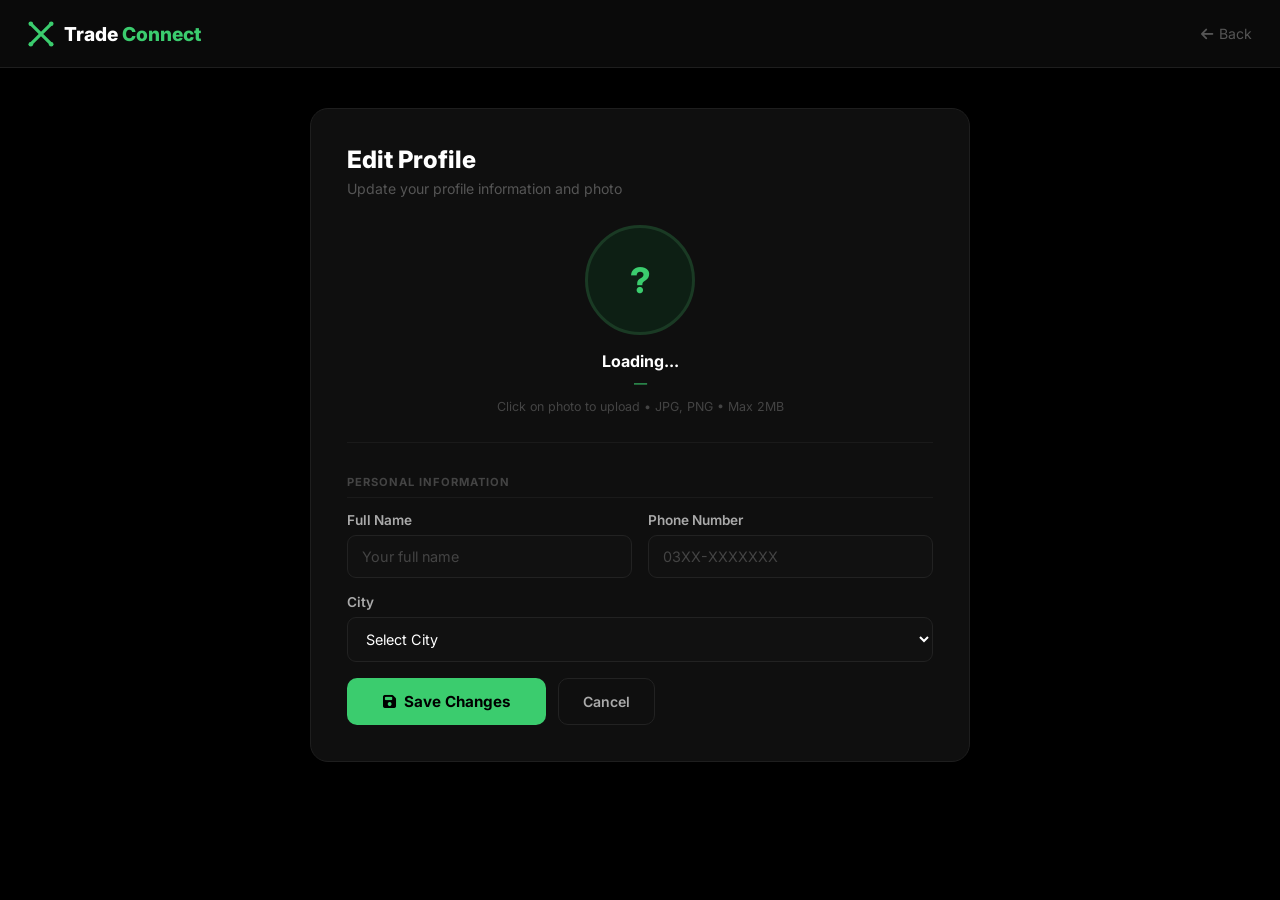
<file: tradeconnect/public/edit-profile.html>
<!DOCTYPE html>
<html lang="en">
<head>
<meta charset="UTF-8">
<meta name="viewport" content="width=device-width,initial-scale=1">
<title>Edit Profile — TradeConnect</title>
<link rel="stylesheet" href="common.css">
<link href="https://cdnjs.cloudflare.com/ajax/libs/font-awesome/6.5.0/css/all.min.css" rel="stylesheet">
<link href="https://fonts.googleapis.com/css2?family=Inter:wght@400;500;600;700;800&display=swap" rel="stylesheet">
<style>
body{display:flex;flex-direction:column;min-height:100vh;}
.page{max-width:700px;margin:40px auto;padding:0 20px;width:100%;}
.card{background:#0f0f0f;border:1px solid #1e1e1e;border-radius:18px;padding:36px;}
.card h2{font-weight:800;font-size:1.5rem;color:#fff;margin-bottom:6px;}
.card .sub{color:#555;font-size:.88rem;margin-bottom:28px;}

/* Photo upload area */
.photo-section{text-align:center;margin-bottom:32px;padding-bottom:28px;border-bottom:1px solid #1a1a1a;}
.photo-wrap{position:relative;display:inline-block;margin-bottom:16px;}
.photo-circle{
  width:110px;height:110px;border-radius:50%;
  background:#0d1f14;border:3px solid #1a3a24;
  display:flex;align-items:center;justify-content:center;
  font-size:2.2rem;font-weight:800;color:#3bcc6e;
  overflow:hidden;cursor:pointer;transition:.2s;
  margin:0 auto;position:relative;
}
.photo-circle img{width:100%;height:100%;object-fit:cover;}
.photo-circle:hover{border-color:#3bcc6e;}
.photo-overlay{
  position:absolute;inset:0;background:rgba(0,0,0,.6);
  display:flex;align-items:center;justify-content:center;
  opacity:0;transition:.2s;border-radius:50%;
  font-size:.8rem;color:#fff;flex-direction:column;gap:4px;
}
.photo-circle:hover .photo-overlay{opacity:1;}
.photo-overlay i{font-size:1.2rem;}
#photoInput{display:none;}
.photo-name{color:#fff;font-weight:700;font-size:1rem;margin-bottom:4px;}
.photo-role{color:#3bcc6e;font-size:.82rem;}
.photo-hint{color:#444;font-size:.78rem;margin-top:8px;}

/* Form */
.two-col{display:grid;grid-template-columns:1fr 1fr;gap:16px;}
@media(max-width:600px){.two-col{grid-template-columns:1fr;}}
.section-label{font-size:.7rem;font-weight:700;text-transform:uppercase;letter-spacing:1px;color:#444;margin:20px 0 14px;padding-bottom:8px;border-bottom:1px solid #1a1a1a;}
.btn-save{background:#3bcc6e;color:#000;border:none;padding:14px 36px;border-radius:10px;font-weight:700;font-size:.95rem;cursor:pointer;font-family:'Inter',sans-serif;transition:.2s;}
.btn-save:hover{background:#2aaa58;}
.btn-back{background:transparent;border:1px solid #222;color:#aaa;padding:14px 24px;border-radius:10px;font-weight:600;font-size:.88rem;cursor:pointer;font-family:'Inter',sans-serif;text-decoration:none;display:inline-block;transition:.2s;}
.btn-back:hover{border-color:#444;color:#fff;}
</style>
</head>
<body>
<nav class="navbar">
  <a href="index.html" style="display:flex;align-items:center;gap:10px;text-decoration:none;">
    <svg width="26" height="26" viewBox="0 0 28 28" fill="none"><path d="M3 3L25 25" stroke="#3bcc6e" stroke-width="3.5" stroke-linecap="round"/><path d="M25 3L3 25" stroke="#3bcc6e" stroke-width="3.5" stroke-linecap="round"/><circle cx="3" cy="3" r="2.5" fill="#3bcc6e"/><circle cx="25" cy="3" r="2.5" fill="#3bcc6e"/><circle cx="3" cy="25" r="2.5" fill="#3bcc6e"/><circle cx="25" cy="25" r="2.5" fill="#3bcc6e"/></svg>
    <span style="font-size:1.2rem;font-weight:800;color:#fff;">Trade <span style="color:#3bcc6e;">Connect</span></span>
  </a>
  <a href="javascript:history.back()" style="color:#555;font-size:.88rem;text-decoration:none;"><i class="fas fa-arrow-left" style="margin-right:6px"></i>Back</a>
</nav>

<div class="page">
  <div class="card">
    <h2>Edit Profile</h2>
    <p class="sub">Update your profile information and photo</p>

    <div class="alert alert-error" id="errBox" style="display:none;margin-bottom:16px;"></div>
    <div class="alert alert-success" id="sucBox" style="display:none;margin-bottom:16px;"></div>

    <!-- PHOTO SECTION -->
    <div class="photo-section">
      <div class="photo-wrap">
        <div class="photo-circle" onclick="document.getElementById('photoInput').click()">
          <div id="photoDisplay">?</div>
          <div class="photo-overlay"><i class="fas fa-camera"></i>Change</div>
        </div>
      </div>
      <div class="photo-name" id="profileName">Loading...</div>
      <div class="photo-role" id="profileRole">—</div>
      <div class="photo-hint">Click on photo to upload • JPG, PNG • Max 2MB</div>
      <input type="file" id="photoInput" accept="image/*" onchange="uploadPhoto(this)">
    </div>

    <!-- PROFILE FORM -->
    <form onsubmit="saveProfile(event)">
      <div class="section-label">Personal Information</div>
      <div class="two-col">
        <div class="form-group">
          <label>Full Name</label>
          <input type="text" id="fname" placeholder="Your full name" required>
        </div>
        <div class="form-group">
          <label>Phone Number</label>
          <input type="text" id="fphone" placeholder="03XX-XXXXXXX">
        </div>
      </div>
      <div class="form-group">
        <label>City</label>
        <select id="fcity">
          <option value="">Select City</option>
          <option>Karachi</option><option>Lahore</option><option>Islamabad</option>
          <option>Rawalpindi</option><option>Faisalabad</option><option>Multan</option>
          <option>Hyderabad</option><option>Peshawar</option><option>Quetta</option>
        </select>
      </div>

      <!-- Tradesman fields -->
      <div id="tradesmanFields" style="display:none;">
        <div class="section-label">Tradesman Details</div>
        <div class="two-col">
          <div class="form-group">
            <label>Hourly Rate (Rs.)</label>
            <input type="number" id="frate" placeholder="e.g. 500" min="0">
          </div>
          <div class="form-group">
            <label>Experience (Years)</label>
            <input type="number" id="fexp" placeholder="e.g. 5" min="0">
          </div>
        </div>
        <div class="form-group">
          <label>Bio</label>
          <textarea id="fbio" rows="3" placeholder="Tell clients about your skills..."></textarea>
        </div>
      </div>

      <div style="display:flex;gap:12px;margin-top:8px;flex-wrap:wrap;">
        <button type="submit" class="btn-save"><i class="fas fa-save" style="margin-right:8px"></i>Save Changes</button>
        <a href="javascript:history.back()" class="btn-back">Cancel</a>
      </div>
    </form>
  </div>
</div>

<script>
let userRole = '';

async function loadProfile(){
  const res  = await fetch('api/get_session.php');
  const json = await res.json();
  if(!json.ok){ window.location.href='login.html'; return; }

  const u = json.user;
  const p = json.profile;
  userRole = u.role;

  // Photo
  const initials = u.name.trim().split(' ').map(w=>w[0]).join('').toUpperCase().slice(0,2);
  const pd = document.getElementById('photoDisplay');
  if(u.profile_image){
    pd.innerHTML = `<img src="${u.profile_image}" alt="Profile">`;
  } else {
    pd.textContent = initials;
  }

  document.getElementById('profileName').textContent = u.name;
  document.getElementById('profileRole').textContent = u.role.charAt(0).toUpperCase()+u.role.slice(1);

  // Fill form
  document.getElementById('fname').value  = u.name  || '';
  document.getElementById('fphone').value = u.phone || '';
  document.getElementById('fcity').value  = u.city  || '';

  // Tradesman fields
  if(u.role === 'tradesman' && p){
    document.getElementById('tradesmanFields').style.display='block';
    document.getElementById('frate').value = p.hourly_rate     || '';
    document.getElementById('fexp').value  = p.experience_years|| '';
    document.getElementById('fbio').value  = p.bio             || '';
  }
}

async function uploadPhoto(input){
  const file = input.files[0];
  if(!file) return;

  const fd = new FormData();
  fd.append('photo', file);

  showMsg('Uploading...', 'success');
  const res  = await fetch('api/upload_photo.php', {method:'POST', body:fd});
  const json = await res.json();

  if(json.ok){
    // Show new photo
    const pd = document.getElementById('photoDisplay');
    pd.innerHTML = `<img src="${json.path}?t=${Date.now()}" alt="Profile">`;
    showMsg('✅ Photo updated successfully!', 'success');
  } else {
    showMsg('❌ '+json.msg, 'error');
  }
}

async function saveProfile(e){
  e.preventDefault();
  const fd = new FormData();
  fd.append('name',  document.getElementById('fname').value);
  fd.append('phone', document.getElementById('fphone').value);
  fd.append('city',  document.getElementById('fcity').value);
  if(userRole === 'tradesman'){
    fd.append('hourly_rate',      document.getElementById('frate').value);
    fd.append('experience_years', document.getElementById('fexp').value);
    fd.append('bio',              document.getElementById('fbio').value);
  }

  const res  = await fetch('api/update_profile.php', {method:'POST', body:fd});
  const json = await res.json();

  if(json.ok){
    showMsg('✅ Profile updated successfully!', 'success');
    document.getElementById('profileName').textContent = document.getElementById('fname').value;
    setTimeout(()=>history.back(), 1500);
  } else {
    showMsg('❌ '+(json.msg||'Update failed'), 'error');
  }
}

function showMsg(msg, type){
  const box = document.getElementById(type==='error'?'errBox':'sucBox');
  const other= document.getElementById(type==='error'?'sucBox':'errBox');
  box.textContent = msg;
  box.style.display='block';
  other.style.display='none';
}

loadProfile();
</script>
</body>
</html>
</file>
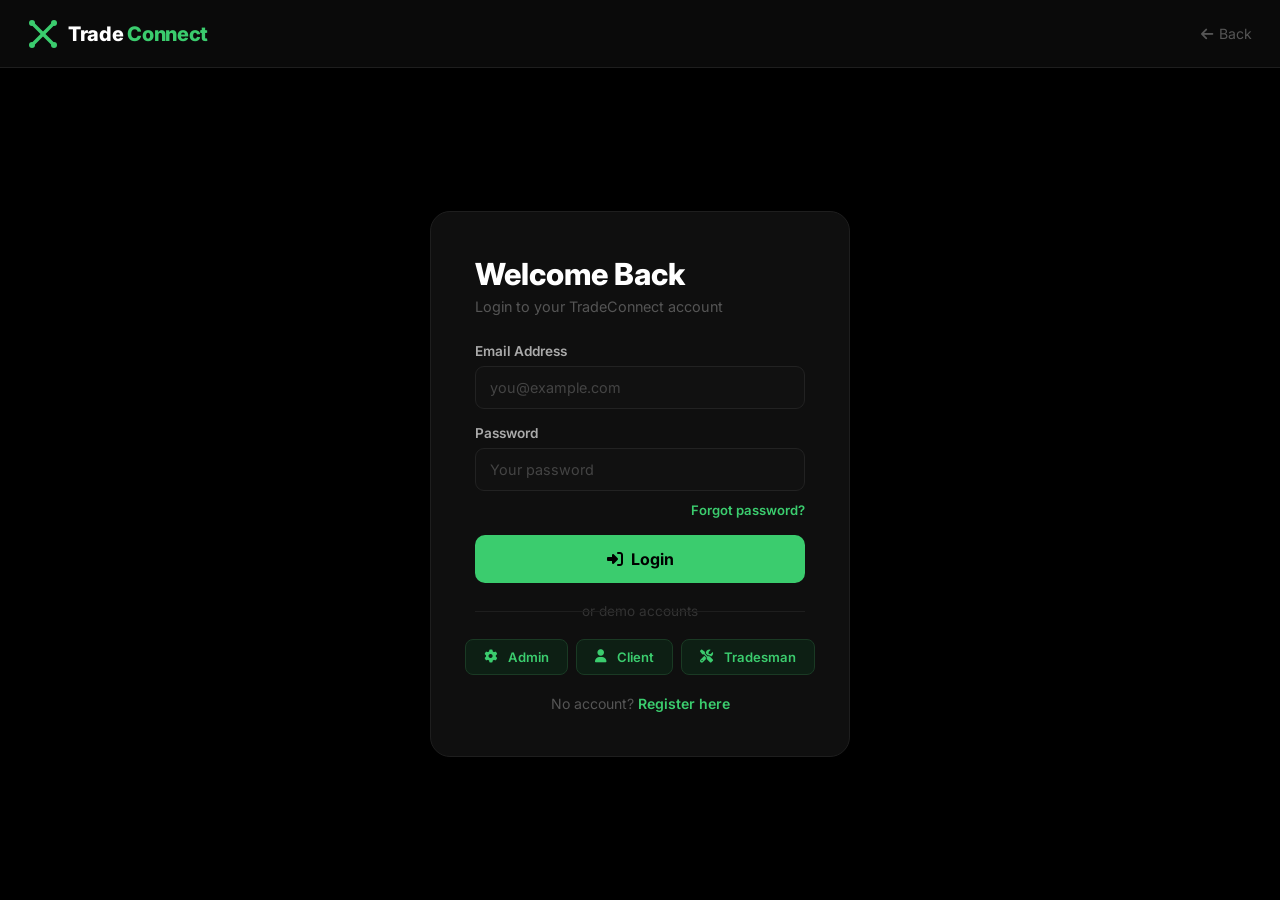
<file: tradeconnect/public/login.html>
<!DOCTYPE html><html lang="en"><head>
<meta charset="UTF-8"><meta name="viewport" content="width=device-width,initial-scale=1">
<title>Login — TradeConnect</title>
<link rel="stylesheet" href="common.css">
<link href="https://cdnjs.cloudflare.com/ajax/libs/font-awesome/6.5.0/css/all.min.css" rel="stylesheet">
<link href="https://fonts.googleapis.com/css2?family=Inter:wght@400;500;600;700;800&display=swap" rel="stylesheet">
<style>
body{display:flex;flex-direction:column;min-height:100vh;}
.main{flex:1;display:flex;align-items:center;justify-content:center;padding:40px 16px;}
.box{background:var(--card);border:1px solid var(--border);border-radius:20px;padding:44px;width:100%;max-width:420px;}
.box h2{font-weight:800;font-size:1.9rem;color:#fff;margin-bottom:6px;}
.box .sub{color:var(--muted);margin-bottom:28px;font-size:.9rem;}
.forgot{text-align:right;margin-top:-8px;margin-bottom:16px;}
.forgot a{color:var(--green);font-size:.82rem;font-weight:600;}
.btn-full{background:var(--green);color:#000;border:none;width:100%;padding:14px;border-radius:10px;font-weight:700;font-size:1rem;cursor:pointer;font-family:'Inter',sans-serif;transition:.2s;}
.btn-full:hover{background:var(--green-dark);}
.divider{text-align:center;color:#333;margin:20px 0;font-size:.85rem;position:relative;}
.divider::before,.divider::after{content:'';position:absolute;top:50%;width:44%;height:1px;background:var(--border);}
.divider::before{left:0;}.divider::after{right:0;}
.demo-wrap{margin-bottom:20px;}
.demo-btn{background:#0d1f14;border:1px solid #1a3a24;color:#3bcc6e;border-radius:8px;padding:9px 18px;font-size:.82rem;font-weight:600;cursor:pointer;font-family:'Inter',sans-serif;transition:.2s;display:inline-flex;align-items:center;gap:6px;flex-direction:row;}
.demo-btn:hover{background:#142d1c;border-color:#3bcc6e;}
.reg-link{text-align:center;font-size:.88rem;color:var(--muted);}
.reg-link a{color:var(--green);font-weight:600;}
@media(max-width:480px){
  .box{padding:28px 20px;}
  .box h2{font-size:1.6rem;}
  .demo-wrap > div{flex-wrap:wrap!important;gap:6px!important;}
  .demo-btn{flex:1 1 30%;justify-content:center;padding:8px 6px;font-size:.72rem;}
}
</style>
</head><body>
<nav class="navbar">
  <a href="index.html" style="display:flex;align-items:center;gap:10px;text-decoration:none;"><svg width="30" height="30" viewBox="0 0 30 30" fill="none" xmlns="http://www.w3.org/2000/svg"><path d="M4 4L26 26" stroke="#3bcc6e" stroke-width="3.5" stroke-linecap="round"/><path d="M26 4L4 26" stroke="#3bcc6e" stroke-width="3.5" stroke-linecap="round"/><circle cx="4" cy="4" r="3" fill="#3bcc6e"/><circle cx="26" cy="4" r="3" fill="#3bcc6e"/><circle cx="4" cy="26" r="3" fill="#3bcc6e"/><circle cx="26" cy="26" r="3" fill="#3bcc6e"/></svg><span style="font-family:Inter,sans-serif;font-size:1.25rem;font-weight:800;color:#fff;letter-spacing:-.3px;">Trade <span style="color:#3bcc6e;">Connect</span></span></span></a>
  <a href="index.html" style="color:var(--muted);font-size:.88rem;"><i class="fas fa-arrow-left" style="margin-right:6px"></i>Back</a>
</nav>
<div class="main">
  <div class="box">
    <h2>Welcome Back</h2>
    <p class="sub">Login to your TradeConnect account</p>
    <div class="alert alert-error" id="alertBox"><i class="fas fa-exclamation-circle" style="margin-right:8px"></i><span id="alertTxt"></span></div>
    <div class="alert alert-success" id="successBox"><i class="fas fa-check-circle" style="margin-right:8px"></i>Account created! Login karo.</div>
    <form action="api/login.php" method="POST">
      <div class="form-group"><label>Email Address</label><input type="email" name="email" id="emailF" placeholder="you@example.com" required></div>
      <div class="form-group"><label>Password</label><input type="password" name="password" id="passF" placeholder="Your password" required></div>
      <div class="forgot"><a href="reset_password.html">Forgot password?</a></div>
      <button type="submit" class="btn-full"><i class="fas fa-sign-in-alt" style="margin-right:8px"></i>Login</button>
    </form>
    <div class="divider">or demo accounts</div>
    <div class="demo-wrap">
      <div style="display:flex;gap:8px;justify-content:center;">
        <button class="demo-btn" onclick="fill('admin@tradeconnect.pk','admin123')"><i class="fas fa-cog" style="margin-right:5px"></i>Admin</button>
        <button class="demo-btn" onclick="fill('client@demo.com','demo123')"><i class="fas fa-user" style="margin-right:5px"></i>Client</button>
        <button class="demo-btn" onclick="fill('tradesman@demo.com','demo123')"><i class="fas fa-tools" style="margin-right:5px"></i>Tradesman</button>
      </div>
    </div>
    <p class="reg-link">No account? <a href="register.html">Register here</a></p>
  </div>
</div>
<script>
function fill(e,p){document.getElementById('emailF').value=e;document.getElementById('passF').value=p;}
const p=new URLSearchParams(location.search);
if(p.get('error')){document.getElementById('alertTxt').textContent=decodeURIComponent(p.get('error').replace(/\+/g,' '));document.getElementById('alertBox').classList.add('show');}
if(p.get('registered')){document.getElementById('successBox').classList.add('show');document.getElementById('successBox').innerHTML='<i class="fas fa-check-circle" style="margin-right:8px"></i>Account created successfully! Please login.'}
if(p.get('loggedout')){document.getElementById('successBox').classList.add('show');document.getElementById('successBox').innerHTML='<i class="fas fa-check-circle" style="margin-right:8px"></i>You have been logged out successfully.'}
</script>
</body></html>
</file>
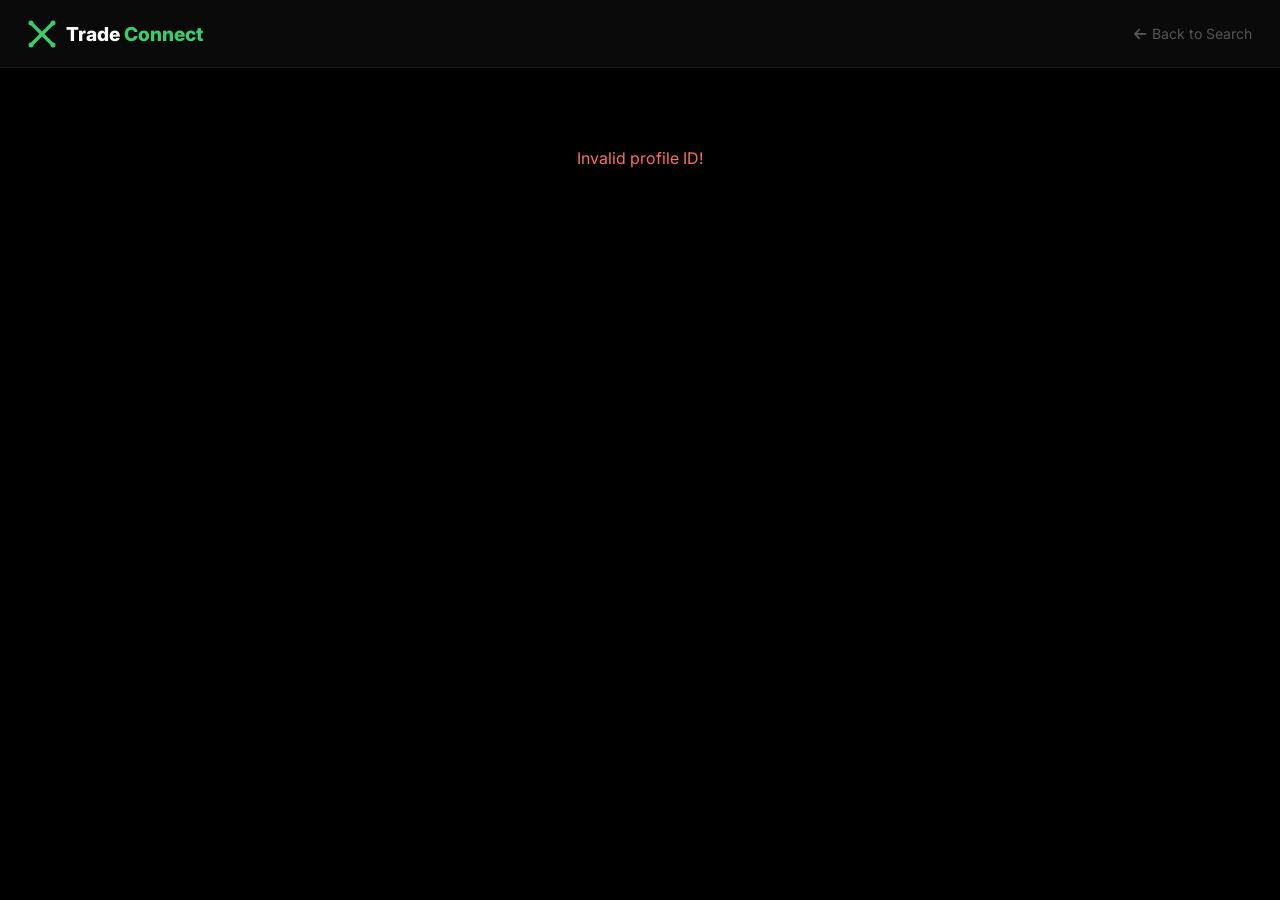
<file: tradeconnect/public/profile.html>
<!DOCTYPE html>
<html lang="en">
<head>
<meta charset="UTF-8">
<meta name="viewport" content="width=device-width,initial-scale=1">
<title>Tradesman Profile — TradeConnect</title>
<link rel="stylesheet" href="common.css">
<link href="https://cdnjs.cloudflare.com/ajax/libs/font-awesome/6.5.0/css/all.min.css" rel="stylesheet">
<link href="https://fonts.googleapis.com/css2?family=Inter:wght@400;500;600;700;800&display=swap" rel="stylesheet">
<style>
.page{max-width:1000px;margin:36px auto;padding:0 20px;display:grid;grid-template-columns:340px 1fr;gap:24px;}
@media(max-width:768px){.page{grid-template-columns:1fr;}}

/* LEFT SIDEBAR */
.profile-card{background:#0f0f0f;border:1px solid #1e1e1e;border-radius:18px;overflow:hidden;}
.profile-head{background:linear-gradient(135deg,#0a0a0a,#111);padding:36px 24px;text-align:center;border-bottom:1px solid #1e1e1e;}
.big-avatar{width:88px;height:88px;border-radius:18px;background:#0d1f14;border:2px solid #1a3a24;display:flex;align-items:center;justify-content:center;font-size:2rem;font-weight:800;color:#3bcc6e;margin:0 auto 16px;}
.profile-head h2{font-weight:800;font-size:1.4rem;color:#fff;margin-bottom:8px;}
.trade-tag{background:#0d1f14;color:#3bcc6e;border:1px solid #1a3a24;padding:5px 14px;border-radius:20px;font-size:.8rem;font-weight:700;display:inline-block;margin-bottom:10px;}
.avail-dot{font-size:.82rem;margin-top:6px;}
.avail-dot.on{color:#3bcc6e;} .avail-dot.off{color:#ff6b6b;}
.stars-big{color:#f5a623;font-size:1.1rem;}
.rating-num{font-size:1.3rem;font-weight:800;color:#fff;margin-left:6px;}

.info-list{padding:20px 24px;}
.info-item{display:flex;align-items:center;gap:12px;padding:12px 0;border-bottom:1px solid #1a1a1a;font-size:.88rem;}
.info-item:last-child{border:none;}
.info-item i{color:#3bcc6e;width:18px;text-align:center;flex-shrink:0;}
.info-item .lbl{color:#555;font-size:.78rem;display:block;margin-bottom:2px;}
.info-item .val{color:#fff;font-weight:600;}

.btn-book-big{display:block;background:#3bcc6e;color:#000;text-align:center;padding:14px;border-radius:10px;font-weight:800;font-size:1rem;text-decoration:none;margin:0 24px 24px;transition:.2s;}
.btn-book-big:hover{background:#2aaa58;}

/* RIGHT CONTENT */
.section-box{background:#0f0f0f;border:1px solid #1e1e1e;border-radius:16px;padding:24px;margin-bottom:20px;}
.section-box h3{font-weight:700;font-size:1rem;color:#fff;margin-bottom:16px;padding-bottom:12px;border-bottom:1px solid #1a1a1a;display:flex;align-items:center;gap:8px;}
.section-box h3 i{color:#3bcc6e;}
.bio-text{color:#888;font-size:.9rem;line-height:1.75;}

/* STATS ROW */
.stats-mini{display:grid;grid-template-columns:repeat(3,1fr);gap:12px;margin-bottom:20px;}
.stat-mini{background:#0f0f0f;border:1px solid #1e1e1e;border-radius:12px;padding:16px;text-align:center;}
.stat-mini h4{font-size:1.6rem;font-weight:800;color:#fff;margin:0 0 4px;}
.stat-mini p{color:#555;font-size:.75rem;text-transform:uppercase;letter-spacing:.5px;margin:0;}

/* REVIEWS */
.review-item{padding:16px 0;border-bottom:1px solid #1a1a1a;}
.review-item:last-child{border:none;}
.review-header{display:flex;justify-content:space-between;align-items:center;margin-bottom:8px;}
.reviewer-name{font-weight:700;color:#fff;font-size:.9rem;}
.review-stars{color:#f5a623;font-size:.85rem;}
.review-date{color:#444;font-size:.75rem;margin-top:2px;}
.review-comment{color:#888;font-size:.87rem;line-height:1.65;margin-top:6px;}
.no-reviews{text-align:center;padding:32px;color:#444;}
.no-reviews i{font-size:2rem;display:block;margin-bottom:10px;}

/* VERIFIED BADGE */
.verified-big{background:#0d1f14;color:#3bcc6e;border:1px solid #1a3a24;padding:4px 12px;border-radius:6px;font-size:.75rem;font-weight:700;display:inline-flex;align-items:center;gap:5px;margin-top:8px;}
</style>
</head>
<body>
<nav class="navbar">
  <a href="index.html" style="display:flex;align-items:center;gap:10px;text-decoration:none;">
    <svg width="28" height="28" viewBox="0 0 28 28" fill="none"><path d="M3 3L25 25" stroke="#3bcc6e" stroke-width="3.5" stroke-linecap="round"/><path d="M25 3L3 25" stroke="#3bcc6e" stroke-width="3.5" stroke-linecap="round"/><circle cx="3" cy="3" r="2.5" fill="#3bcc6e"/><circle cx="25" cy="3" r="2.5" fill="#3bcc6e"/><circle cx="3" cy="25" r="2.5" fill="#3bcc6e"/><circle cx="25" cy="25" r="2.5" fill="#3bcc6e"/></svg>
    <span style="font-size:1.2rem;font-weight:800;color:#fff;">Trade <span style="color:#3bcc6e;">Connect</span></span>
  </a>
  <a href="search.html" style="color:#555;font-size:.88rem;text-decoration:none;"><i class="fas fa-arrow-left" style="margin-right:6px"></i>Back to Search</a>
</nav>

<div class="page" id="pageContent" style="display:none;">
  <!-- LEFT -->
  <div>
    <div class="profile-card">
      <div class="profile-head">
        <div class="big-avatar" id="pAvatar">?</div>
        <h2 id="pName">Loading...</h2>
        <span class="trade-tag" id="pTrade">—</span>
        <div id="pVerified"></div>
        <div style="margin-top:12px;">
          <span class="stars-big" id="pStars">★★★★★</span>
          <span class="rating-num" id="pRating">0.0</span>
          <span style="color:#555;font-size:.8rem" id="pReviewCount">(0 reviews)</span>
        </div>
        <div class="avail-dot" id="pAvail">● Available</div>
      </div>
      <div class="info-list">
        <div class="info-item">
          <i class="fas fa-map-marker-alt"></i>
          <div><span class="lbl">City</span><span class="val" id="pCity">—</span></div>
        </div>
        <div class="info-item">
          <i class="fas fa-clock"></i>
          <div><span class="lbl">Experience</span><span class="val" id="pExp">—</span></div>
        </div>
        <div class="info-item">
          <i class="fas fa-money-bill"></i>
          <div><span class="lbl">Hourly Rate</span><span class="val" id="pRate" style="color:#3bcc6e;">—</span></div>
        </div>
        <div class="info-item">
          <i class="fas fa-briefcase"></i>
          <div><span class="lbl">Jobs Completed</span><span class="val" id="pJobs">—</span></div>
        </div>
      </div>
      <a href="#" class="btn-book-big" id="pBookBtn"><i class="fas fa-calendar-check" style="margin-right:8px"></i>Book Now</a>
    </div>
  </div>

  <!-- RIGHT -->
  <div>
    <!-- Stats -->
    <div class="stats-mini">
      <div class="stat-mini"><h4 id="sTotalJobs">0</h4><p>Total Jobs</p></div>
      <div class="stat-mini"><h4 id="sRating">0.0</h4><p>Rating</p></div>
      <div class="stat-mini"><h4 id="sExp">0</h4><p>Years Exp</p></div>
    </div>

    <!-- Bio -->
    <div class="section-box">
      <h3><i class="fas fa-user"></i> About</h3>
      <p class="bio-text" id="pBio">—</p>
    </div>

    <!-- Reviews -->
    <div class="section-box">
      <h3><i class="fas fa-star"></i> Client Reviews <span id="reviewCountBadge" style="background:#0d1f14;color:#3bcc6e;border:1px solid #1a3a24;padding:2px 10px;border-radius:20px;font-size:.75rem;font-weight:700;margin-left:6px;">0</span></h3>
      <div id="reviewsList">
        <div class="no-reviews"><i class="fas fa-star"></i><p>No reviews yet.</p></div>
      </div>
    </div>
  </div>
</div>

<!-- Loading -->
<div id="loadingDiv" style="text-align:center;padding:80px;color:#555;">
  <i class="fas fa-spinner fa-spin" style="font-size:2rem;display:block;margin-bottom:16px;color:#3bcc6e;"></i>
  Loading profile...
</div>

<script>
const labels={plumber:"🔧 Plumber",electrician:"⚡ Electrician",carpenter:"🪚 Carpenter",painter:"🎨 Painter",other:"🔨 Other"};

function starsHtml(r){
  r=parseFloat(r||0);
  return r>=5?'★★★★★':r>=4.5?'★★★★½':r>=4?'★★★★☆':r>=3?'★★★☆☆':'★★☆☆☆';
}

function getInitials(name){
  return name.trim().split(' ').map(w=>w[0]).join('').toUpperCase().slice(0,2);
}

async function loadProfile(){
  const p   = new URLSearchParams(location.search);
  const tid = parseInt(p.get('id'))||0;
  if(!tid){ document.getElementById('loadingDiv').innerHTML='<p style="color:#ff6b6b">Invalid profile ID!</p>'; return; }

  try{
    const res  = await fetch('api/get_tradesman_profile.php?id='+tid);
    const json = await res.json();

    if(!json.ok || !json.tradesman){
      document.getElementById('loadingDiv').innerHTML='<p style="color:#ff6b6b">Profile not found!</p>';
      return;
    }

    const t = json.tradesman;
    const reviews = json.reviews || [];

    // Set title
    document.title = t.name + ' — TradeConnect';

    // Left card
    document.getElementById('pAvatar').textContent = getInitials(t.name);
    document.getElementById('pName').textContent   = t.name;
    document.getElementById('pTrade').textContent  = labels[t.trade_category]||t.trade_category;
    document.getElementById('pStars').textContent  = starsHtml(t.rating_avg);
    document.getElementById('pRating').textContent = parseFloat(t.rating_avg||0).toFixed(1);
    document.getElementById('pReviewCount').textContent = '('+reviews.length+' reviews)';
    document.getElementById('pCity').textContent   = t.city||'—';
    document.getElementById('pExp').textContent    = (t.experience_years||0)+' years';
    document.getElementById('pRate').textContent   = 'Rs. '+parseFloat(t.hourly_rate).toLocaleString()+'/hr';
    document.getElementById('pJobs').textContent   = (t.total_jobs||0)+'+ jobs';
    document.getElementById('pBookBtn').href       = 'booking.html?id='+t.id;

    // Verified
    if(t.is_verified==1){
      document.getElementById('pVerified').innerHTML='<span class="verified-big"><i class="fas fa-check"></i> Verified Tradesman</span>';
    }

    // Availability
    const avEl = document.getElementById('pAvail');
    if(t.is_available==1){ avEl.textContent='● Available Now'; avEl.className='avail-dot on'; }
    else{ avEl.textContent='● Currently Busy'; avEl.className='avail-dot off'; }

    // Stats
    document.getElementById('sTotalJobs').textContent = t.total_jobs||0;
    document.getElementById('sRating').textContent    = parseFloat(t.rating_avg||0).toFixed(1)+'★';
    document.getElementById('sExp').textContent       = t.experience_years||0;

    // Bio
    document.getElementById('pBio').textContent = t.bio || 'No bio provided yet.';

    // Reviews
    document.getElementById('reviewCountBadge').textContent = reviews.length;
    const rList = document.getElementById('reviewsList');
    if(!reviews.length){
      rList.innerHTML='<div class="no-reviews"><i class="fas fa-star"></i><p>No reviews yet. Be the first to review!</p></div>';
    } else {
      rList.innerHTML = reviews.map(r=>{
        const d = new Date(r.created_at).toLocaleDateString('en-GB',{day:'numeric',month:'short',year:'numeric'});
        const stars = '★'.repeat(r.rating)+'☆'.repeat(5-r.rating);
        return `<div class="review-item">
          <div class="review-header">
            <div>
              <div class="reviewer-name">${r.client_name}</div>
              <div class="review-date">${d}</div>
            </div>
            <span class="review-stars">${stars} ${r.rating}/5</span>
          </div>
          ${r.comment?`<div class="review-comment">"${r.comment}"</div>`:''}
        </div>`;
      }).join('');
    }

    // Show page
    document.getElementById('loadingDiv').style.display='none';
    document.getElementById('pageContent').style.display='grid';

  }catch(e){
    document.getElementById('loadingDiv').innerHTML='<p style="color:#ff6b6b">⚠️ Error loading profile. XAMPP chal raha hai?</p>';
  }
}

loadProfile();
</script>
</body>
</html>
</file>
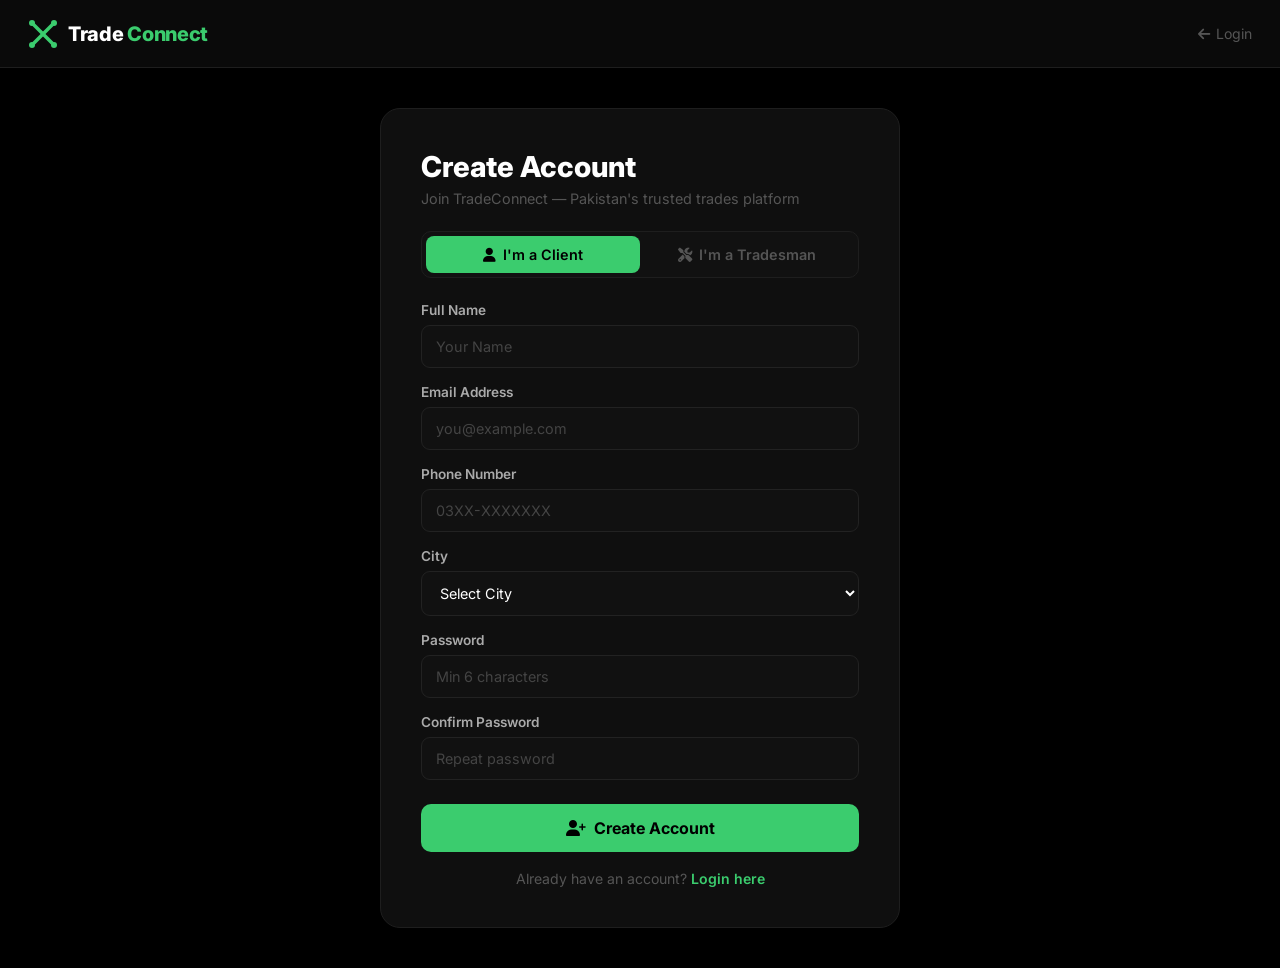
<file: tradeconnect/public/register.html>
<!DOCTYPE html><html lang="en"><head>
<meta charset="UTF-8"><meta name="viewport" content="width=device-width,initial-scale=1">
<title>Register — TradeConnect</title>
<link rel="stylesheet" href="common.css">
<link href="https://cdnjs.cloudflare.com/ajax/libs/font-awesome/6.5.0/css/all.min.css" rel="stylesheet">
<link href="https://fonts.googleapis.com/css2?family=Inter:wght@400;500;600;700;800&display=swap" rel="stylesheet">
<style>
body{display:flex;flex-direction:column;min-height:100vh;}
.main{flex:1;display:flex;align-items:center;justify-content:center;padding:40px 16px;}
.box{background:var(--card);border:1px solid var(--border);border-radius:20px;padding:40px;width:100%;max-width:520px;}
.box h2{font-weight:800;font-size:1.8rem;color:#fff;margin-bottom:6px;}
.box .sub{color:var(--muted);margin-bottom:24px;font-size:.9rem;}
.role-tabs{display:flex;background:#111;border:1px solid var(--border);border-radius:10px;padding:4px;margin-bottom:24px;}
.role-tab{flex:1;padding:10px;border:none;background:transparent;border-radius:8px;font-weight:600;cursor:pointer;font-family:'Inter',sans-serif;font-size:.9rem;color:var(--muted);transition:.2s;}
.role-tab.active{background:var(--green);color:#000;}
.btn-full{background:var(--green);color:#000;border:none;width:100%;padding:14px;border-radius:10px;font-weight:700;font-size:1rem;cursor:pointer;font-family:'Inter',sans-serif;transition:.2s;margin-top:8px;}
.btn-full:hover{background:var(--green-dark);}
.t-fields{display:none;border-top:1px solid var(--border);margin-top:16px;padding-top:16px;}
.t-fields.show{display:block;}
.t-label{font-size:.85rem;font-weight:700;color:var(--light);margin-bottom:16px;display:flex;align-items:center;gap:8px;}
.t-label i{color:var(--green);}
.login-link{text-align:center;margin-top:18px;font-size:.88rem;color:var(--muted);}
.login-link a{color:var(--green);font-weight:600;}
</style>
</head><body>
<nav class="navbar">
  <a href="index.html" style="display:flex;align-items:center;gap:10px;text-decoration:none;"><svg width="30" height="30" viewBox="0 0 30 30" fill="none" xmlns="http://www.w3.org/2000/svg"><path d="M4 4L26 26" stroke="#3bcc6e" stroke-width="3.5" stroke-linecap="round"/><path d="M26 4L4 26" stroke="#3bcc6e" stroke-width="3.5" stroke-linecap="round"/><circle cx="4" cy="4" r="3" fill="#3bcc6e"/><circle cx="26" cy="4" r="3" fill="#3bcc6e"/><circle cx="4" cy="26" r="3" fill="#3bcc6e"/><circle cx="26" cy="26" r="3" fill="#3bcc6e"/></svg><span style="font-family:Inter,sans-serif;font-size:1.25rem;font-weight:800;color:#fff;letter-spacing:-.3px;">Trade <span style="color:#3bcc6e;">Connect</span></span></span></a>
  <a href="login.html" style="color:var(--muted);font-size:.88rem;"><i class="fas fa-arrow-left" style="margin-right:6px"></i>Login</a>
</nav>
<div class="main">
  <div class="box">
    <h2>Create Account</h2>
    <p class="sub">Join TradeConnect — Pakistan's trusted trades platform</p>
    <div class="alert alert-error show" id="errBox" style="display:none"><span id="errTxt"></span></div>
    <div class="role-tabs">
      <button class="role-tab active" onclick="setRole('client',this)"><i class="fas fa-user" style="margin-right:7px"></i>I'm a Client</button>
      <button class="role-tab" onclick="setRole('tradesman',this)"><i class="fas fa-tools" style="margin-right:7px"></i>I'm a Tradesman</button>
    </div>
    <form action="api/register.php" method="POST" onsubmit="return validate()">
      <input type="hidden" name="role" id="roleInput" value="client">
      <div class="form-group"><label>Full Name</label><input type="text" name="name" placeholder="Your Name" required></div>
      <div class="form-group"><label>Email Address</label><input type="email" name="email" placeholder="you@example.com" required></div>
      <div class="form-group"><label>Phone Number</label><input type="text" name="phone" placeholder="03XX-XXXXXXX"></div>
      <div class="form-group"><label>City</label>
        <select name="city" required><option value="">Select City</option>
        <option>Karachi</option><option>Lahore</option><option>Islamabad</option><option>Rawalpindi</option><option>Faisalabad</option><option>Multan</option><option>Hyderabad</option><option>Peshawar</option></select>
      </div>
      <div class="form-group"><label>Password</label><input type="password" name="password" id="p1" placeholder="Min 6 characters" required></div>
      <div class="form-group"><label>Confirm Password</label><input type="password" name="confirm_password" id="p2" placeholder="Repeat password" required></div>
      <div class="t-fields" id="tFields">
        <div class="t-label"><i class="fas fa-tools"></i>Tradesman Details</div>
        <div class="form-group"><label>Trade Category</label>
          <select name="trade_category"><option value="plumber">🔧 Plumber</option><option value="electrician">⚡ Electrician</option><option value="carpenter">🪚 Carpenter</option><option value="painter">🎨 Painter</option><option value="other">Other</option></select>
        </div>
        <div class="form-group"><label>Years of Experience</label><input type="number" name="experience_years" placeholder="e.g. 5" min="0"></div>
        <div class="form-group"><label>Hourly Rate (Rs.)</label><input type="number" name="hourly_rate" placeholder="e.g. 500" min="0"></div>
        <div class="form-group"><label>Short Bio</label><textarea name="bio" rows="2" placeholder="Tell clients about your skills..."></textarea></div>
      </div>
      <button type="submit" class="btn-full"><i class="fas fa-user-plus" style="margin-right:8px"></i>Create Account</button>
    </form>
    <p class="login-link">Already have an account? <a href="login.html">Login here</a></p>
  </div>
</div>
<script>
function setRole(r,btn){
  document.getElementById('roleInput').value=r;
  document.querySelectorAll('.role-tab').forEach(b=>b.classList.remove('active'));
  btn.classList.add('active');
  document.getElementById('tFields').classList.toggle('show',r==='tradesman');
}
function validate(){
  if(document.getElementById('p1').value!==document.getElementById('p2').value){
    alert('Passwords do not match!');return false;
  }
  if(document.getElementById('p1').value.length<6){alert('Password min 6 characters!');return false;}
  return true;
}
const p=new URLSearchParams(location.search);
if(p.get('role')==='tradesman')setRole('tradesman',document.querySelectorAll('.role-tab')[1]);
if(p.get('error')){const b=document.getElementById('errBox');document.getElementById('errTxt').textContent=decodeURIComponent(p.get('error').replace(/\+/g,' '));b.style.display='block';}
</script>
</body></html>
</file>
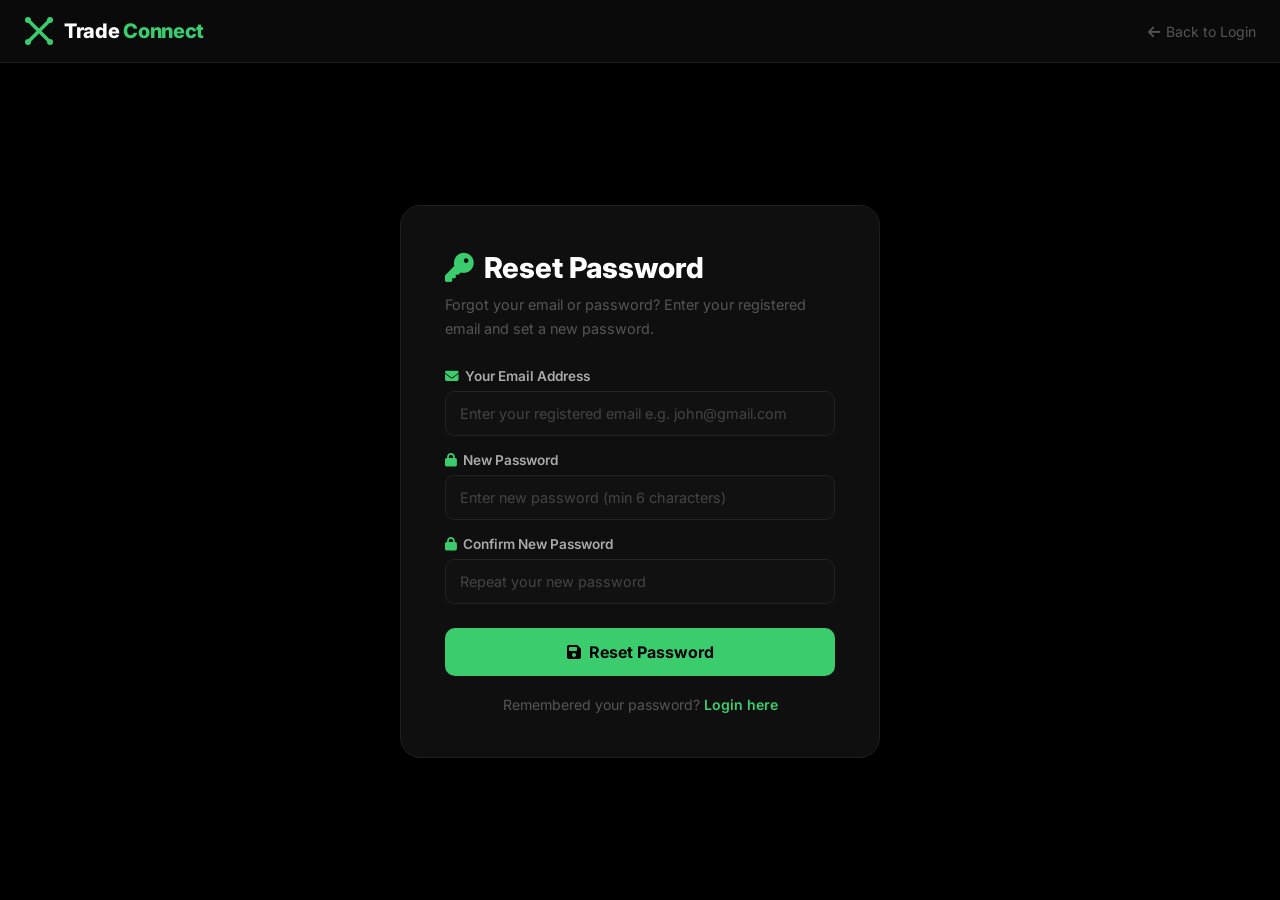
<file: tradeconnect/public/reset_password.html>
<!DOCTYPE html>
<html lang="en">
<head>
<meta charset="UTF-8">
<meta name="viewport" content="width=device-width,initial-scale=1">
<title>Reset Password — TradeConnect</title>
<link href="https://cdnjs.cloudflare.com/ajax/libs/font-awesome/6.5.0/css/all.min.css" rel="stylesheet">
<link href="https://fonts.googleapis.com/css2?family=Inter:wght@400;500;600;700;800&display=swap" rel="stylesheet">
<style>
*{margin:0;padding:0;box-sizing:border-box;}
body{font-family:'Inter',sans-serif;background:#000;color:#fff;min-height:100vh;display:flex;flex-direction:column;}
nav{background:#0a0a0a;border-bottom:1px solid #1e1e1e;padding:16px 24px;display:flex;align-items:center;justify-content:space-between;}
.logo{font-weight:800;font-size:1.4rem;color:#fff;text-decoration:none;}
.logo span{color:#3bcc6e;}
.main{flex:1;display:flex;align-items:center;justify-content:center;padding:40px 16px;}
.box{background:#0f0f0f;border:1px solid #1e1e1e;border-radius:20px;padding:44px;width:100%;max-width:480px;}
h2{font-weight:800;font-size:1.8rem;color:#fff;margin-bottom:8px;}
.sub{color:#555;margin-bottom:28px;font-size:.9rem;line-height:1.6;}
.form-group{margin-bottom:16px;}
label{display:block;font-weight:600;font-size:.85rem;color:#aaa;margin-bottom:7px;}
input,select{width:100%;background:#111;border:1px solid #222;color:#fff;border-radius:9px;padding:13px 14px;font-family:'Inter',sans-serif;font-size:.9rem;outline:none;transition:border .2s;}
input::placeholder{color:#444;}
input:focus,select:focus{border-color:#3bcc6e;}
select option{background:#111;color:#fff;}
.btn{background:#3bcc6e;color:#000;border:none;width:100%;padding:14px;border-radius:10px;font-weight:700;font-size:1rem;cursor:pointer;font-family:'Inter',sans-serif;transition:.2s;margin-top:8px;}
.btn:hover{background:#2aaa58;}
.alert{border-radius:9px;padding:12px 16px;margin-bottom:16px;font-size:.88rem;display:none;}
.alert.show{display:block;}
.alert-error{background:#1a0a0a;border:1px solid #3a1a1a;color:#ff6b6b;}
.alert-success{background:#0d1f14;border:1px solid #1a3a24;color:#3bcc6e;}
.back-link{text-align:center;margin-top:20px;font-size:.88rem;color:#555;}
.back-link a{color:#3bcc6e;font-weight:600;text-decoration:none;}
.step{background:#111;border:1px solid #1e1e1e;border-radius:12px;padding:16px 20px;margin-bottom:16px;}
.step-num{background:#3bcc6e;color:#000;width:26px;height:26px;border-radius:50%;display:inline-flex;align-items:center;justify-content:center;font-weight:800;font-size:.82rem;margin-right:10px;}
.step p{color:#888;font-size:.85rem;margin-top:6px;padding-left:36px;}
</style>
</head>
<body>
<nav>
  <a href="index.html" style="display:flex;align-items:center;gap:10px;text-decoration:none;"><svg width="30" height="30" viewBox="0 0 30 30" fill="none" xmlns="http://www.w3.org/2000/svg"><path d="M4 4L26 26" stroke="#3bcc6e" stroke-width="3.5" stroke-linecap="round"/><path d="M26 4L4 26" stroke="#3bcc6e" stroke-width="3.5" stroke-linecap="round"/><circle cx="4" cy="4" r="3" fill="#3bcc6e"/><circle cx="26" cy="4" r="3" fill="#3bcc6e"/><circle cx="4" cy="26" r="3" fill="#3bcc6e"/><circle cx="26" cy="26" r="3" fill="#3bcc6e"/></svg><span style="font-family:Inter,sans-serif;font-size:1.25rem;font-weight:800;color:#fff;letter-spacing:-.3px;">Trade <span style="color:#3bcc6e;">Connect</span></span></span></a>
  <a href="login.html" style="color:#555;font-size:.88rem;text-decoration:none;"><i class="fas fa-arrow-left" style="margin-right:6px"></i>Back to Login</a>
</nav>

<div class="main">
  <div class="box">
    <h2><i class="fas fa-key" style="color:#3bcc6e;margin-right:10px"></i>Reset Password</h2>
    <p class="sub">Forgot your email or password? Enter your registered email and set a new password.</p>

    <div class="alert alert-error" id="errBox"><i class="fas fa-exclamation-circle" style="margin-right:8px"></i><span id="errTxt"></span></div>
    <div class="alert alert-success" id="sucBox"><i class="fas fa-check-circle" style="margin-right:8px"></i><span id="sucTxt"></span></div>

    <form onsubmit="resetPassword(event)">
      <div class="form-group">
        <label><i class="fas fa-envelope" style="color:#3bcc6e;margin-right:6px"></i>Your Email Address</label>
        <input type="email" id="emailF" placeholder="Enter your registered email e.g. john@gmail.com" required>
      </div>
      <div class="form-group">
        <label><i class="fas fa-lock" style="color:#3bcc6e;margin-right:6px"></i>New Password</label>
        <input type="password" id="newPass" placeholder="Enter new password (min 6 characters)" required minlength="6">
      </div>
      <div class="form-group">
        <label><i class="fas fa-lock" style="color:#3bcc6e;margin-right:6px"></i>Confirm New Password</label>
        <input type="password" id="confPass" placeholder="Repeat your new password" required minlength="6">
      </div>
      <button type="submit" class="btn"><i class="fas fa-save" style="margin-right:8px"></i>Reset Password</button>
    </form>

    <p class="back-link">Remembered your password? <a href="login.html">Login here</a></p>
  </div>
</div>

<script>
async function resetPassword(e){
  e.preventDefault();
  const email   = document.getElementById('emailF').value.trim();
  const newPass = document.getElementById('newPass').value;
  const conf    = document.getElementById('confPass').value;

  hideAlerts();

  if(newPass !== conf){
    showError('Passwords do not match! Please try again.');
    return;
  }
  if(newPass.length < 6){
    showError('Password must be at least 6 characters long.');
    return;
  }

  const fd = new FormData();
  fd.append('email', email);
  fd.append('new_password', newPass);

  try{
    const res  = await fetch('api/reset_password.php', {method:'POST', body:fd});
    const json = await res.json();
    if(json.ok){
      showSuccess('Password reset successfully! Redirecting to login...');
      document.querySelector('form').reset();
      setTimeout(()=>{ window.location.href='login.html'; }, 2500);
    } else {
      showError(json.msg || 'This email is not registered. Please check and try again.');
    }
  }catch(e){
    showError('Something went wrong. Please try again.');
  }
}

function showError(msg){ document.getElementById('errTxt').textContent=msg; document.getElementById('errBox').classList.add('show'); }
function showSuccess(msg){ document.getElementById('sucTxt').textContent=msg; document.getElementById('sucBox').classList.add('show'); }
function hideAlerts(){ document.getElementById('errBox').classList.remove('show'); document.getElementById('sucBox').classList.remove('show'); }
</script>
</body>
</html>
</file>
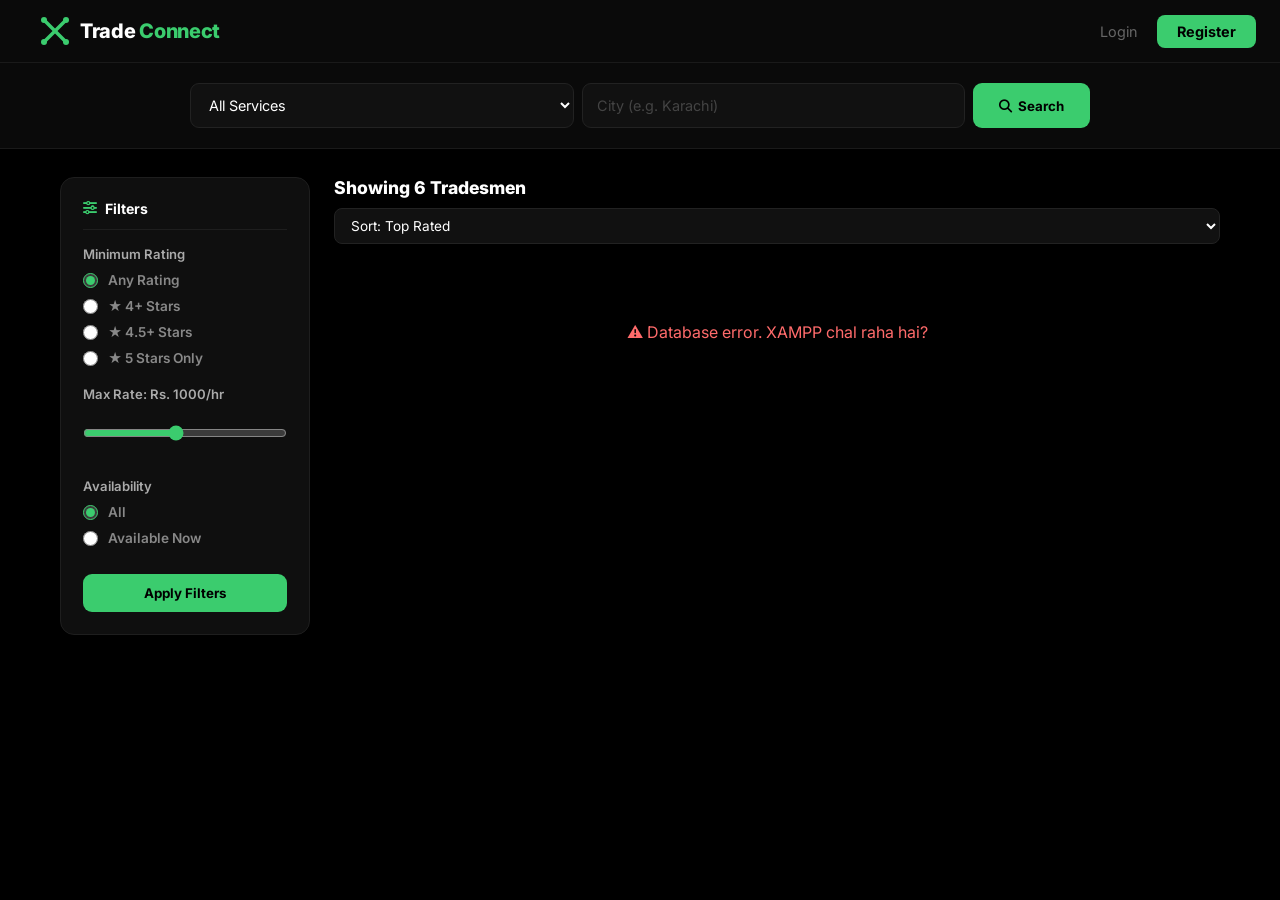
<file: tradeconnect/public/search.html>
<!DOCTYPE html>
<html lang="en">
<head>
<meta charset="UTF-8">
<meta name="viewport" content="width=device-width, initial-scale=1.0">
<title>Find Tradesmen — TradeConnect</title>
<link href="https://cdnjs.cloudflare.com/ajax/libs/font-awesome/6.5.0/css/all.min.css" rel="stylesheet">
<link rel="stylesheet" href="common.css">
<link href="https://fonts.googleapis.com/css2?family=Inter:wght@400;500;600;700;800&display=swap" rel="stylesheet">
<style>
:root{--primary:#3bcc6e;}
*{box-sizing:border-box;margin:0;padding:0;}
body{font-family:'Inter',sans-serif;background:#000;color:#fff;min-height:100vh;}
nav{background:#0a0a0a;border-bottom:1px solid #1a1a1a;padding:16px 24px;display:flex;align-items:center;justify-content:space-between;}
.logo{font-weight:800;font-size:1.4rem;color:#fff;text-decoration:none;}
.logo span{color:var(--primary);}
nav a{color:#666;text-decoration:none;font-size:.9rem;margin-left:16px;}
nav a:hover{color:#fff;}
.btn-nav{background:var(--primary)!important;color:#000!important;padding:8px 20px;border-radius:8px;font-weight:700;}
/* Search top */
.search-top{background:#0a0a0a;border-bottom:1px solid #1a1a1a;padding:20px 24px;}
.search-inner{max-width:900px;margin:auto;display:flex;gap:8px;flex-wrap:wrap;}
.search-inner select,.search-inner input{flex:1;min-width:140px;padding:12px 14px;border:1px solid #222;border-radius:9px;background:#111;color:#fff;font-family:'Inter',sans-serif;font-size:.9rem;outline:none;}
.search-inner select option{background:#111;color:#fff;}
.search-inner input::placeholder{color:#444;}
.search-inner select:focus,.search-inner input:focus{border-color:var(--primary);}
.btn-search{background:var(--primary);color:#000;border:none;border-radius:9px;padding:12px 26px;font-weight:700;cursor:pointer;white-space:nowrap;font-family:'Inter',sans-serif;}
/* Layout */
.page-wrap{max-width:1200px;margin:28px auto;padding:0 20px;display:grid;grid-template-columns:250px 1fr;gap:24px;}
@media(max-width:768px){.page-wrap{grid-template-columns:1fr;}}
/* Filter panel */
.filter-panel{background:#0f0f0f;border:1px solid #1e1e1e;border-radius:14px;padding:22px;height:fit-content;}
.filter-panel h6{font-weight:700;font-size:.88rem;color:#fff;margin-bottom:16px;padding-bottom:12px;border-bottom:1px solid #1e1e1e;display:flex;align-items:center;gap:8px;}
.filter-panel h6 i{color:var(--primary);}
.filter-group{margin-bottom:20px;}
.filter-group label{font-weight:600;font-size:.82rem;color:#aaa;display:block;margin-bottom:10px;}
.filter-group select{width:100%;padding:10px;border:1px solid #222;border-radius:8px;background:#111;color:#fff;font-family:'Inter',sans-serif;outline:none;}
.filter-group select option{background:#111;}
.filter-group select:focus{border-color:var(--primary);}
input[type=range]{width:100%;accent-color:var(--primary);}
.radio-list{list-style:none;padding:0;margin:0;}
.radio-list li{margin-bottom:10px;}
.radio-list label{
  font-size:.85rem;color:#888;cursor:pointer;
  display:flex;align-items:center;gap:10px;
  flex-direction:row;flex-wrap:nowrap;
  white-space:nowrap;
}
.radio-list label input[type=radio]{
  accent-color:var(--primary);
  width:15px;height:15px;
  flex-shrink:0;cursor:pointer;
  margin:0;
}
.btn-filter{background:var(--primary);color:#000;border:none;width:100%;padding:11px;border-radius:9px;font-weight:700;cursor:pointer;font-family:'Inter',sans-serif;margin-top:8px;}
/* Results */
.results-header{display:flex;justify-content:space-between;align-items:center;margin-bottom:18px;flex-wrap:wrap;gap:10px;}
.results-header h4{font-weight:800;font-size:1.1rem;color:#fff;margin:0;}
.results-header select{border:1px solid #222;border-radius:8px;padding:8px 12px;background:#111;color:#fff;font-family:'Inter',sans-serif;font-size:.85rem;outline:none;}
.results-header select option{background:#111;}
/* Tradesman card */
.tc{background:#0f0f0f;border:1px solid #1e1e1e;border-radius:14px;overflow:hidden;margin-bottom:16px;display:flex;}
@media(max-width:560px){.tc{flex-direction:column;}}
.tc:hover{border-color:#2a2a2a;}
.tc-left{background:linear-gradient(135deg,#0a0a0a,#111);padding:24px 20px;display:flex;flex-direction:column;align-items:center;justify-content:center;min-width:140px;border-right:1px solid #1e1e1e;}
.avatar{width:58px;height:58px;border-radius:12px;background:#0d1f14;border:1px solid #1a3a24;display:flex;align-items:center;justify-content:center;font-size:1.3rem;font-weight:800;color:var(--primary);margin-bottom:10px;}
.tc-left h5{color:#fff;font-size:.9rem;font-weight:700;margin:0 0 6px;text-align:center;}
.badge-trade{background:#0d1f14;color:var(--primary);border:1px solid #1a3a24;padding:3px 10px;border-radius:6px;font-size:.72rem;font-weight:600;}
.avail-on{color:var(--primary);font-size:.72rem;margin-top:6px;}
.avail-off{color:#ff6b6b;font-size:.72rem;margin-top:6px;}
.tc-body{padding:18px 20px;flex:1;}
.tc-top-row{display:flex;justify-content:space-between;align-items:flex-start;flex-wrap:wrap;gap:8px;margin-bottom:8px;}
.stars{color:#f5c518;font-size:.88rem;}
.rating-num{font-weight:700;color:#fff;margin-left:4px;}
.review-count{color:#555;font-size:.8rem;}
.price{color:var(--primary);font-weight:800;font-size:1.05rem;}
.verified-badge{background:#0d1f14;color:var(--primary);border:1px solid #1a3a24;border-radius:4px;padding:2px 8px;font-size:.7rem;font-weight:700;margin-left:6px;}
.tc-meta{display:flex;gap:14px;flex-wrap:wrap;margin:8px 0 10px;font-size:.8rem;color:#555;}
.tc-meta i{color:var(--primary);margin-right:3px;}
.tc-desc{color:#666;font-size:.85rem;line-height:1.6;margin-bottom:14px;}
.tc-actions{display:flex;gap:8px;flex-wrap:wrap;}
.btn-book{background:var(--primary);color:#000;border:none;border-radius:8px;padding:9px 20px;font-weight:700;cursor:pointer;font-family:'Inter',sans-serif;font-size:.88rem;text-decoration:none;display:inline-block;}
.btn-book:hover{background:#2aaa58;}
.btn-view{border:1px solid #2a2a2a;color:#aaa;background:transparent;border-radius:8px;padding:8px 18px;font-weight:600;cursor:pointer;font-family:'Inter',sans-serif;font-size:.88rem;text-decoration:none;display:inline-block;}
.btn-view:hover{border-color:var(--primary);color:var(--primary);}
.no-results{text-align:center;padding:60px;color:#444;}
.no-results i{font-size:3rem;margin-bottom:16px;display:block;color:#222;}
@media(max-width:480px){
  nav{padding:12px 16px;flex-wrap:wrap;gap:10px;}
  .logo span{font-size:1.05rem;}
  .logo svg{width:24px;height:24px;}
  nav > div{display:flex;align-items:center;gap:8px;margin-left:0;}
  nav a{margin-left:0;font-size:.85rem;}
  .btn-nav{padding:7px 14px;}
  .search-inner{flex-direction:column;}
  .search-inner select,.search-inner input{width:100%;min-width:0;}
  .btn-search{width:100%;justify-content:center;display:flex;align-items:center;}
  .tc-left{min-width:110px;padding:18px 12px;}
}
</style>
</head>
<body>
<nav>
  <a class="logo" href="index.html" style="display:flex;align-items:center;gap:10px;text-decoration:none;">
    <svg width="30" height="30" viewBox="0 0 30 30" fill="none" xmlns="http://www.w3.org/2000/svg"><path d="M4 4L26 26" stroke="#3bcc6e" stroke-width="3.5" stroke-linecap="round"/><path d="M26 4L4 26" stroke="#3bcc6e" stroke-width="3.5" stroke-linecap="round"/><circle cx="4" cy="4" r="3" fill="#3bcc6e"/><circle cx="26" cy="4" r="3" fill="#3bcc6e"/><circle cx="4" cy="26" r="3" fill="#3bcc6e"/><circle cx="26" cy="26" r="3" fill="#3bcc6e"/></svg><span style="font-family:Inter,sans-serif;font-size:1.25rem;font-weight:800;color:#fff;letter-spacing:-.3px;">Trade <span style="color:#3bcc6e;">Connect</span></span></span>
  </a>
  <div>
    <a href="login.html">Login</a>
    <a href="register.html" class="btn-nav">Register</a>
  </div>
</nav>
<div class="search-top">
  <div class="search-inner">
    <select id="serviceFilter">
      <option value="">All Services</option>
      <option value="plumber">🔧 Plumber</option>
      <option value="electrician">⚡ Electrician</option>
      <option value="carpenter">🪚 Carpenter</option>
      <option value="painter">🎨 Painter</option>
    </select>
    <input type="text" id="cityFilter" placeholder="City (e.g. Karachi)">
    <button class="btn-search" onclick="applyFilters()"><i class="fas fa-search" style="margin-right:6px"></i>Search</button>
  </div>
</div>
<div class="page-wrap">
  <div class="filter-panel">
    <h6><i class="fas fa-sliders-h"></i>Filters</h6>
    <div class="filter-group">
      <label>Minimum Rating</label>
      <ul class="radio-list">
        <li><label><input type="radio" name="rating" value="any" checked> Any Rating</label></li>
        <li><label><input type="radio" name="rating" value="4"> ★ 4+ Stars</label></li>
        <li><label><input type="radio" name="rating" value="4.5"> ★ 4.5+ Stars</label></li>
        <li><label><input type="radio" name="rating" value="5"> ★ 5 Stars Only</label></li>
      </ul>
    </div>
    <div class="filter-group">
      <label>Max Rate: <span id="rateLabel">Rs. 1000/hr</span></label>
      <input type="range" min="200" max="2000" value="1000" step="100" id="rateSlider" oninput="document.getElementById('rateLabel').textContent='Rs. '+this.value+'/hr'">
    </div>
    <div class="filter-group">
      <label>Availability</label>
      <ul class="radio-list">
        <li><label><input type="radio" name="avail" value="any" checked> All</label></li>
        <li><label><input type="radio" name="avail" value="available"> Available Now</label></li>
      </ul>
    </div>
    <button class="btn-filter" onclick="applyFilters()">Apply Filters</button>
  </div>
  <div>
    <div class="results-header">
      <h4 id="resultCount">Showing 6 Tradesmen</h4>
      <select onchange="sortResults(this.value)">
        <option>Sort: Top Rated</option>
        <option>Sort: Price Low-High</option>
        <option>Sort: Price High-Low</option>
        <option>Sort: Most Jobs</option>
      </select>
    </div>
    <div id="resultsList"></div>
  </div>
</div>
<script>
let allTradesmen = [];
const labels={plumber:"🔧 Plumber",electrician:"⚡ Electrician",carpenter:"🪚 Carpenter",painter:"🎨 Painter",other:"🔨 Other"};
const stars=r=>{ r=parseFloat(r); return r>=5?'★★★★★':r>=4.5?'★★★★½':r>=4?'★★★★☆':r>=3?'★★★☆☆':'★★☆☆☆'; };

function getInitials(name){
  return name.split(' ').map(w=>w[0]).join('').toUpperCase().slice(0,2);
}

function renderCards(data){
  const list=document.getElementById('resultsList');
  document.getElementById('resultCount').textContent=`Showing ${data.length} Tradesman${data.length!==1?'s':''}`;
  if(!data.length){
    list.innerHTML=`<div class="no-results"><i class="fas fa-search"></i><p>No tradesmen found.<br>Try adjusting your filters.</p></div>`;
    return;
  }
  list.innerHTML=data.map(t=>`
    <div class="tc">
      <div class="tc-left">
        <div class="avatar">${getInitials(t.name)}</div>
        <h5>${t.name}</h5>
        <span class="badge-trade">${labels[t.trade_category]||'🔨 '+t.trade_category}</span>
        <span class="${t.is_available==1?'avail-on':'avail-off'}">● ${t.is_available==1?'Available':'Busy'}</span>
      </div>
      <div class="tc-body">
        <div class="tc-top-row">
          <div>
            <span class="stars">${stars(t.rating_avg)}</span>
            <span class="rating-num">${parseFloat(t.rating_avg||0).toFixed(1)}</span>
            ${t.is_verified==1?'<span class="verified-badge">✓ Verified</span>':''}
          </div>
          <span class="price">Rs. ${parseFloat(t.hourly_rate).toLocaleString()}/hr</span>
        </div>
        <div class="tc-meta">
          <span><i class="fas fa-map-marker-alt"></i>${t.city||'—'}</span>
          <span><i class="fas fa-clock"></i>${t.experience_years||0} yrs exp</span>
          <span><i class="fas fa-briefcase"></i>${t.total_jobs||0}+ jobs</span>
        </div>
        <p class="tc-desc">${t.bio||'Experienced tradesman available for hire.'}</p>
        <div class="tc-actions">
          <a href="booking.html?id=${t.id}" class="btn-book"><i class="fas fa-calendar-check" style="margin-right:6px"></i>Book Now</a>
          <a href="profile.html?id=${t.id}" class="btn-view"><i class="fas fa-eye" style="margin-right:6px"></i>View Profile</a>
        </div>
      </div>
    </div>
  `).join('');
}

function applyFilters(){
  const service = document.getElementById('serviceFilter').value;
  const city    = document.getElementById('cityFilter').value.toLowerCase().trim();
  const ratingVal = document.querySelector('input[name="rating"]:checked').value;
  const maxRate   = parseInt(document.getElementById('rateSlider').value);
  const avail     = document.querySelector('input[name="avail"]:checked').value;
  let filtered = allTradesmen.filter(t=>{
    if(service && t.trade_category!==service) return false;
    if(city && !(t.city||'').toLowerCase().includes(city)) return false;
    if(ratingVal!=='any' && parseFloat(t.rating_avg)<parseFloat(ratingVal)) return false;
    if(parseFloat(t.hourly_rate)>maxRate) return false;
    if(avail==='available' && t.is_available!=1) return false;
    return true;
  });
  renderCards(filtered);
}

function sortResults(val){
  let sorted=[...allTradesmen];
  if(val.includes('Low-High'))  sorted.sort((a,b)=>a.hourly_rate-b.hourly_rate);
  else if(val.includes('High-Low')) sorted.sort((a,b)=>b.hourly_rate-a.hourly_rate);
  else if(val.includes('Jobs')) sorted.sort((a,b)=>b.total_jobs-a.total_jobs);
  else sorted.sort((a,b)=>b.rating_avg-a.rating_avg);
  renderCards(sorted);
}

// Real DB se load karo
async function loadTradesmen(){
  document.getElementById('resultsList').innerHTML=
    '<div style="text-align:center;padding:60px;color:var(--muted)"><i class="fas fa-spinner fa-spin" style="font-size:2rem"></i></div>';
  try{
    const res  = await fetch('api/get_search_tradesmen.php');
    const json = await res.json();
    allTradesmen = json.tradesmen || [];
    applyFilters();
  }catch(e){
    document.getElementById('resultsList').innerHTML=
      '<div style="text-align:center;padding:60px;color:#ff6b6b">⚠️ Database error. XAMPP chal raha hai?</div>';
  }
}
const p=new URLSearchParams(window.location.search);
if(p.get('service'))document.getElementById('serviceFilter').value=p.get('service');
if(p.get('city'))document.getElementById('cityFilter').value=p.get('city');
loadTradesmen();
</script>
</body>
</html>
</file>
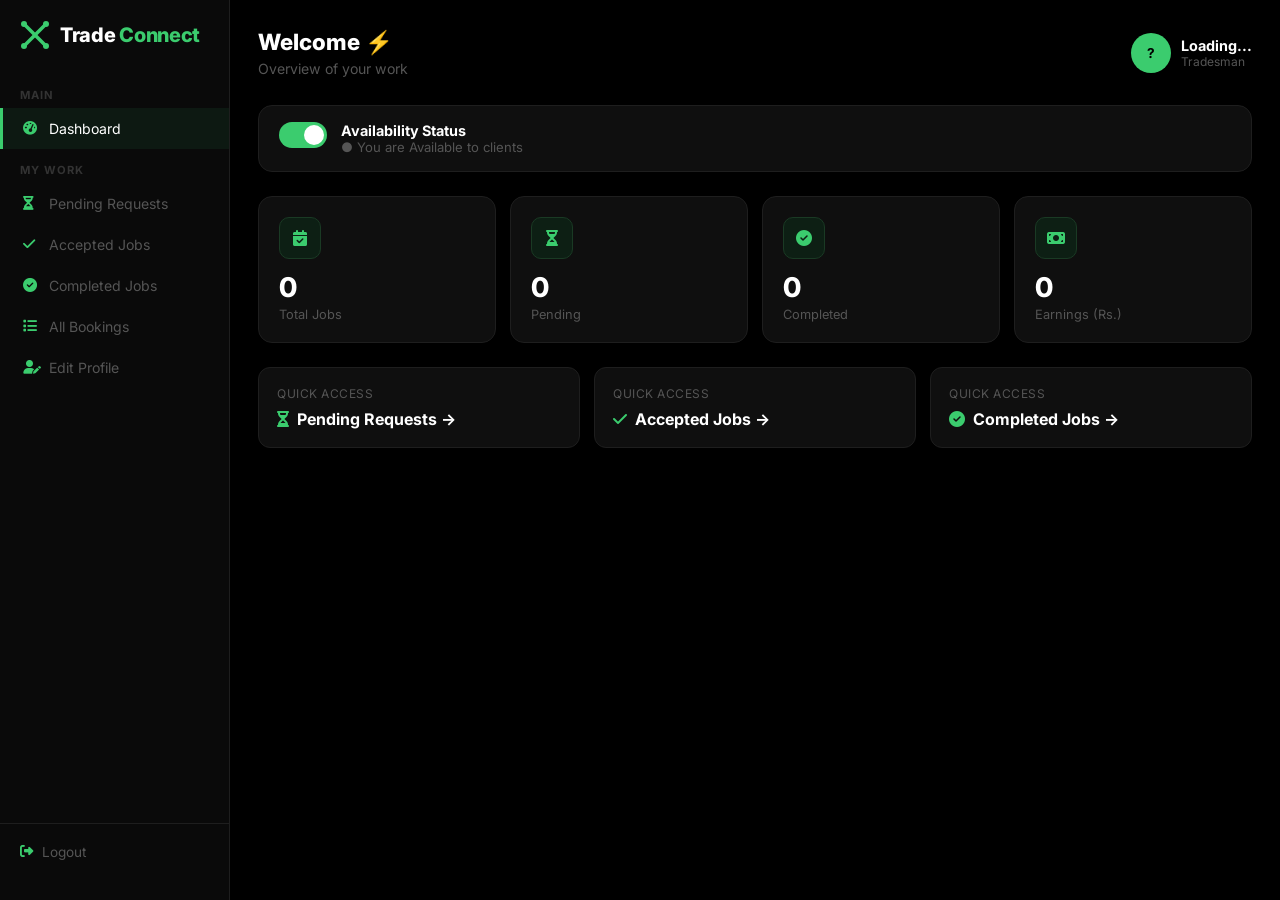
<file: tradeconnect/public/tradesman-dashboard.html>
<!DOCTYPE html><html lang="en"><head>
<meta charset="UTF-8"><meta name="viewport" content="width=device-width,initial-scale=1">
<title>Tradesman Dashboard — TradeConnect</title>
<link rel="stylesheet" href="common.css">
<link href="https://cdnjs.cloudflare.com/ajax/libs/font-awesome/6.5.0/css/all.min.css" rel="stylesheet">
<link href="https://fonts.googleapis.com/css2?family=Inter:wght@400;500;600;700;800&display=swap" rel="stylesheet">
<style>
.avail-toggle{background:var(--card);border:1px solid var(--border);border-radius:14px;padding:16px 20px;display:flex;align-items:center;gap:14px;margin-bottom:24px;}
.toggle{position:relative;width:48px;height:26px;flex-shrink:0;}
.toggle input{opacity:0;width:0;height:0;}
.slider{position:absolute;cursor:pointer;inset:0;background:#333;border-radius:26px;transition:.3s;}
.toggle input:checked+.slider{background:var(--green);}
.slider::before{content:'';position:absolute;width:20px;height:20px;left:3px;top:3px;background:#fff;border-radius:50%;transition:.3s;}
.toggle input:checked+.slider::before{transform:translateX(22px);}
.review-card{background:var(--card);border:1px solid var(--border);border-radius:12px;padding:18px;margin-bottom:12px;}
</style>
</head><body>
<div class="dash-wrap">
<div class="sidebar">
  <a href="index.html" class="logo" style="display:flex;align-items:center;gap:10px;text-decoration:none;padding:0 20px 24px;"><svg width="30" height="30" viewBox="0 0 30 30" fill="none" xmlns="http://www.w3.org/2000/svg"><path d="M4 4L26 26" stroke="#3bcc6e" stroke-width="3.5" stroke-linecap="round"/><path d="M26 4L4 26" stroke="#3bcc6e" stroke-width="3.5" stroke-linecap="round"/><circle cx="4" cy="4" r="3" fill="#3bcc6e"/><circle cx="26" cy="4" r="3" fill="#3bcc6e"/><circle cx="4" cy="26" r="3" fill="#3bcc6e"/><circle cx="26" cy="26" r="3" fill="#3bcc6e"/></svg><span style="font-family:Inter,sans-serif;font-size:1.25rem;font-weight:800;color:#fff;letter-spacing:-.3px;">Trade <span style="color:#3bcc6e;">Connect</span></span></span></a>
  <div class="sidebar-section">Main</div>
  <nav class="sidebar-nav">
    <a href="#" class="active" id="nav-all" onclick="filterStatus('dashboard',this)"><i class="fas fa-tachometer-alt"></i>Dashboard</a>
  </nav>
  <div class="sidebar-section">My Work</div>
  <nav class="sidebar-nav">
    <a href="#" id="nav-pending" onclick="filterStatus('pending',this)"><i class="fas fa-hourglass-half"></i>Pending Requests</a>
    <a href="#" id="nav-accepted" onclick="filterStatus('accepted',this)"><i class="fas fa-check"></i>Accepted Jobs</a>
    <a href="#" id="nav-completed" onclick="filterStatus('completed',this)"><i class="fas fa-check-circle"></i>Completed Jobs</a>
    <a href="#" id="nav-allb" onclick="filterStatus('all',this)"><i class="fas fa-list"></i>All Bookings</a>
    <a href="edit-profile.html"><i class="fas fa-user-edit"></i>Edit Profile</a>
  </nav>
  <div style="flex:1;"></div>
  <div class="sidebar-footer">
<a href="api/logout.php" style="color:var(--muted);font-size:.85rem;display:flex;align-items:center;gap:8px;"><i class="fas fa-sign-out-alt" style="color:var(--green)"></i>Logout</a>  </div>
</div>
<div class="dash-main">
  <div class="topbar">
    <div><h2 id="pageTitle">Welcome ⚡</h2><p id="pageSubtitle">Overview of your work</p></div>
    <div style="display:flex;align-items:center;gap:10px;">
      <div class="avatar-sm" id="userInitials">?</div>
      <div>
        <div style="font-weight:700;font-size:.9rem;color:#fff" id="userName">Loading...</div>
        <div style="color:var(--muted);font-size:.75rem" id="userTrade">Tradesman</div>
      </div>
    </div>
  </div>

  <!-- DASHBOARD SECTION -->
  <div id="section-dashboard">
    <div class="avail-toggle">
      <label class="toggle"><input type="checkbox" id="availCb" checked onchange="toggleAvail(this)"><span class="slider"></span></label>
      <div><div style="font-weight:700;color:#fff;font-size:.9rem">Availability Status</div><div style="color:var(--muted);font-size:.82rem" id="availTxt">● You are Available to clients</div></div>
    </div>
    <div class="stats-row">
      <div class="stat-card"><div class="ic"><i class="fas fa-calendar-check"></i></div><h3 id="sTotal">0</h3><p>Total Jobs</p></div>
      <div class="stat-card"><div class="ic"><i class="fas fa-hourglass-half"></i></div><h3 id="sPending">0</h3><p>Pending</p></div>
      <div class="stat-card"><div class="ic"><i class="fas fa-check-circle"></i></div><h3 id="sCompleted">0</h3><p>Completed</p></div>
      <div class="stat-card"><div class="ic"><i class="fas fa-money-bill"></i></div><h3 id="sEarnings">0</h3><p>Earnings (Rs.)</p></div>
    </div>
    <!-- Quick cards -->
    <div style="display:grid;grid-template-columns:repeat(auto-fit,minmax(180px,1fr));gap:14px;margin-bottom:24px;">
      <div onclick="filterStatus('pending',document.getElementById('nav-pending'))" style="background:#0f0f0f;border:1px solid #1e1e1e;border-radius:12px;padding:18px;cursor:pointer;transition:.2s;" onmouseover="this.style.borderColor='#3bcc6e'" onmouseout="this.style.borderColor='#1e1e1e'">
        <div style="color:var(--muted);font-size:.75rem;text-transform:uppercase;letter-spacing:.5px;margin-bottom:8px;">Quick Access</div>
        <div style="color:#fff;font-weight:700;display:flex;align-items:center;gap:8px;"><i class="fas fa-hourglass-half" style="color:var(--green)"></i> Pending Requests →</div>
      </div>
      <div onclick="filterStatus('accepted',document.getElementById('nav-accepted'))" style="background:#0f0f0f;border:1px solid #1e1e1e;border-radius:12px;padding:18px;cursor:pointer;transition:.2s;" onmouseover="this.style.borderColor='#3bcc6e'" onmouseout="this.style.borderColor='#1e1e1e'">
        <div style="color:var(--muted);font-size:.75rem;text-transform:uppercase;letter-spacing:.5px;margin-bottom:8px;">Quick Access</div>
        <div style="color:#fff;font-weight:700;display:flex;align-items:center;gap:8px;"><i class="fas fa-check" style="color:var(--green)"></i> Accepted Jobs →</div>
      </div>
      <div onclick="filterStatus('completed',document.getElementById('nav-completed'))" style="background:#0f0f0f;border:1px solid #1e1e1e;border-radius:12px;padding:18px;cursor:pointer;transition:.2s;" onmouseover="this.style.borderColor='#3bcc6e'" onmouseout="this.style.borderColor='#1e1e1e'">
        <div style="color:var(--muted);font-size:.75rem;text-transform:uppercase;letter-spacing:.5px;margin-bottom:8px;">Quick Access</div>
        <div style="color:#fff;font-weight:700;display:flex;align-items:center;gap:8px;"><i class="fas fa-check-circle" style="color:var(--green)"></i> Completed Jobs →</div>
      </div>
    </div>
  </div>

  <!-- BOOKINGS TABLE SECTION -->
  <div id="section-bookings" style="display:none;">
    <div class="table-wrap">
      <table>
        <thead><tr><th>#</th><th>Client</th><th>Service</th><th>Date & Time</th><th>Address</th><th>Amount</th><th>Status</th><th>Action</th></tr></thead>
        <tbody id="tbody"><tr><td colspan="8" style="text-align:center;padding:32px;color:var(--muted)"><i class="fas fa-spinner fa-spin"></i> Loading...</td></tr></tbody>
      </table>
    </div>
  </div>
</div>
</div>
<script>
// Real session se tradesman info load karo
async function loadUser(){
  try{
    const res  = await fetch('api/get_session.php');
    const json = await res.json();
    if(!json.ok){
      window.location.href='login.html';
      return;
    }
    const u = json.user;
    const p = json.profile;

    // Initials from real name
    const initials = u.name.trim().split(' ').map(w=>w[0]).join('').toUpperCase().slice(0,2);
    const av = document.getElementById('userInitials');
    if(u.profile_image){
      av.innerHTML = `<img src="${u.profile_image}" style="width:100%;height:100%;object-fit:cover;border-radius:50%;">`;
    } else {
      av.textContent = initials;
    }
    document.getElementById('userName').textContent = u.name;

    // Real trade from DB
    const trade = p ? (p.trade_category.charAt(0).toUpperCase()+p.trade_category.slice(1)) : 'Tradesman';
    document.getElementById('userTrade').textContent = trade;

    // Real first name in greeting
    const firstName = u.name.trim().split(' ')[0];
    document.getElementById('pageTitle').textContent = 'Welcome, '+firstName+' ⚡';

    // Availability from DB
    if(p){
      const cb = document.getElementById('availCb');
      cb.checked = p.is_available==1;
      toggleAvail(cb);
    }

  }catch(e){
    console.error('Session error:',e);
  }
}

let allRows = [];

function filterStatus(status, clickedEl){
  // Active link update
  document.querySelectorAll('.sidebar-nav a').forEach(a=>a.classList.remove('active'));
  if(clickedEl) clickedEl.classList.add('active');

  const dash = document.getElementById('section-dashboard');
  const book = document.getElementById('section-bookings');
  const title = document.getElementById('pageTitle');
  const sub   = document.getElementById('pageSubtitle');

  if(status === 'dashboard'){
    // Show dashboard, hide table
    dash.style.display = 'block';
    book.style.display = 'none';
    title.textContent  = 'Tradesman Dashboard ⚡';
    sub.textContent    = 'Overview of your work';
    return;
  }

  // Show table, hide dashboard
  dash.style.display = 'none';
  book.style.display = 'block';

  const titles = {
    all:       ['All Bookings 📋',       'All your booking requests'],
    pending:   ['Pending Requests ⏳',   'Requests waiting for your response'],
    accepted:  ['Accepted Jobs ✅',      'Jobs you have accepted'],
    completed: ['Completed Jobs 🏁',     'Successfully completed jobs'],
  };
  title.textContent = titles[status]?.[0] || 'Bookings';
  sub.textContent   = titles[status]?.[1] || '';

  const filtered = status==='all'
    ? allRows
    : allRows.filter(b=>b.status===status);

  renderRows(filtered);
}

function renderRows(rows){
  const tb = document.getElementById('tbody');
  const bmap={pending:'badge-pending',accepted:'badge-accepted',completed:'badge-completed',cancelled:'badge-cancelled'};
  if(!rows.length){
    tb.innerHTML=`<tr><td colspan="8" style="text-align:center;padding:40px;color:var(--muted)">
      <i class="fas fa-inbox" style="font-size:2rem;display:block;margin-bottom:10px;opacity:.3"></i>
      No bookings found.
    </td></tr>`;
    return;
  }
  tb.innerHTML=rows.map((b,i)=>{
    const d=new Date(b.booking_date).toLocaleDateString('en-GB',{day:'numeric',month:'short',year:'numeric'});
    const lbl=b.status.charAt(0).toUpperCase()+b.status.slice(1);
    const amt='Rs. '+parseFloat(b.total_amount).toLocaleString();
    let act='';
    if(b.status==='pending') act=`<button class="btn-sm btn-accept" onclick="upd(${b.id},'accepted')">Accept</button> <button class="btn-sm btn-reject" onclick="upd(${b.id},'cancelled')">Reject</button>`;
    else if(b.status==='accepted') act=`<button class="btn-sm btn-complete" onclick="upd(${b.id},'completed')">Complete</button>`;
    else act=`<span style="color:var(--muted);font-size:.8rem">—</span>`;
    return `<tr>
      <td style="color:var(--muted)">${i+1}</td>
      <td><strong>${b.cname}</strong><br><small>${b.phone||''}</small></td>
      <td>${b.service_type}</td>
      <td>${d}<br><small>${b.booking_time||''}</small></td>
      <td style="font-size:.8rem;max-width:150px">${b.address||''}</td>
      <td style="color:var(--green);font-weight:700">${amt}</td>
      <td><span class="badge ${bmap[b.status]||'badge-pending'}">${lbl}</span></td>
      <td>${act}</td>
    </tr>`;
  }).join('');
}

function toggleAvail(cb){
  const t=document.getElementById('availTxt');
  t.textContent=cb.checked?'● You are Available to clients':'● You are Busy (hidden from clients)';
  t.style.color=cb.checked?'var(--green)':'#ff6b6b';
}
async function load(){
  try{
    const res=await fetch('api/get_tradesman_bookings.php');
    const json=await res.json();
    allRows=json.data||[];
    const total=allRows.length;
    const pending=allRows.filter(b=>b.status==='pending').length;
    const completed=allRows.filter(b=>b.status==='completed').length;
    const earnings=allRows.filter(b=>b.status==='completed').reduce((s,b)=>s+parseFloat(b.total_amount),0);
    document.getElementById('sTotal').textContent=total;
    document.getElementById('sPending').textContent=pending;
    document.getElementById('sCompleted').textContent=completed;
    document.getElementById('sEarnings').textContent=Math.round(earnings).toLocaleString();
    renderRows(allRows);
  }catch(e){
    document.getElementById('tbody').innerHTML='<tr><td colspan="8" style="text-align:center;padding:24px;color:#ff6b6b">⚠️ Database error. XAMPP chal raha hai?</td></tr>';
  }
}
async function upd(id,status){
  const fd=new FormData();fd.append('booking_id',id);fd.append('status',status);
  await fetch('api/update_booking.php',{method:'POST',body:fd});
  load();
}
loadUser();
load();
// Force reload if page restored from back-forward cache (fixes stale dashboard after logout)
window.addEventListener('pageshow', function(event){
  if(event.persisted){
    window.location.reload();
  }
});
</script>
</body></html>
</file>
<file: tradeconnect/public/common.css>
/* TradeConnect — Common CSS */
:root{
  --green:#3bcc6e;
  --green-dark:#2aaa58;
  --black:#000;
  --dark:#0a0a0a;
  --card:#0f0f0f;
  --border:#1e1e1e;
  --border2:#1a1a1a;
  --muted:#555;
  --light:#aaa;
}
*{margin:0;padding:0;box-sizing:border-box;}
body{font-family:'Inter',sans-serif;background:var(--black);color:#fff;}
a{text-decoration:none;}

/* NAV */
.navbar{background:var(--dark);border-bottom:1px solid var(--border);padding:0 28px;height:68px;display:flex;align-items:center;justify-content:space-between;position:sticky;top:0;z-index:999;}
.logo{font-weight:800;font-size:1.3rem;color:#fff;display:flex;align-items:center;gap:8px;text-decoration:none;flex-shrink:0;}
.logo span{color:var(--green);}
.logo i{color:var(--green);}
.nav-links{display:flex;align-items:center;gap:6px;margin-left:auto;}
.nav-links a{color:var(--light);font-size:.88rem;padding:8px 14px;border-radius:8px;transition:.2s;text-decoration:none;}
.nav-links a:hover{color:#fff;background:#111;}
.btn-ghost{border:1px solid #2a2a2a!important;color:#fff!important;border-radius:8px!important;padding:8px 16px!important;background:transparent!important;}
.btn-green{background:var(--green)!important;color:#000!important;font-weight:700!important;border-radius:8px!important;padding:9px 18px!important;}
.btn-green:hover{background:var(--green-dark)!important;}

/* INPUTS */
input:not([type=radio]):not([type=checkbox]),select,textarea{width:100%;background:#111;border:1px solid #222;color:#fff;border-radius:9px;padding:12px 14px;font-family:'Inter',sans-serif;font-size:.9rem;outline:none;transition:border .2s;}
input::placeholder,textarea::placeholder{color:#444;}
input:not([type=radio]):not([type=checkbox]):focus,select:focus,textarea:focus{border-color:var(--green);}
input[type=radio],input[type=checkbox]{width:auto;background:transparent;border:none;padding:0;}
select option{background:#111;color:#fff;}
textarea{resize:vertical;}
label{display:block;font-weight:600;font-size:.85rem;color:var(--light);margin-bottom:7px;}
.radio-list label{display:flex;align-items:center;gap:10px;margin-bottom:0;font-weight:500;color:#888;cursor:pointer;flex-direction:row;flex-wrap:nowrap;white-space:nowrap;}
.radio-list input[type=radio]{width:15px;height:15px;flex-shrink:0;margin:0;accent-color:var(--green);cursor:pointer;}
.form-group{margin-bottom:16px;}

/* BUTTONS */
.btn-primary{background:var(--green);color:#000;border:none;padding:13px 28px;border-radius:9px;font-weight:700;font-size:.95rem;cursor:pointer;font-family:'Inter',sans-serif;transition:.2s;display:inline-block;}
.btn-primary:hover{background:var(--green-dark);}
.btn-outline{border:1px solid #2a2a2a;color:#fff;background:transparent;padding:11px 22px;border-radius:9px;font-weight:600;cursor:pointer;font-family:'Inter',sans-serif;transition:.2s;display:inline-block;}
.btn-outline:hover{border-color:var(--green);color:var(--green);}

/* CARDS */
.card{background:var(--card);border:1px solid var(--border);border-radius:16px;padding:28px;}

/* BADGES */
.badge{padding:4px 10px;border-radius:6px;font-size:.75rem;font-weight:700;display:inline-block;}
.badge-pending{background:#2a1a00;color:#f5a623;border:1px solid #4a3000;}
.badge-accepted{background:#0d1f14;color:#3bcc6e;border:1px solid #1a3a24;}
.badge-completed{background:#0d1f3a;color:#5ba3f5;border:1px solid #1a3a6e;}
.badge-cancelled{background:#2a0d0d;color:#ff6b6b;border:1px solid #4a1a1a;}

/* TABLE */
.table-wrap{background:var(--card);border:1px solid var(--border);border-radius:14px;overflow:auto;margin-bottom:24px;}
table{width:100%;border-collapse:collapse;min-width:600px;}
th{background:var(--dark);padding:13px 16px;text-align:left;font-size:.78rem;color:var(--muted);font-weight:600;text-transform:uppercase;letter-spacing:.5px;}
td{padding:13px 16px;border-top:1px solid var(--border2);font-size:.86rem;color:#ccc;vertical-align:middle;}
td strong{color:#fff;}
td small{color:var(--muted);}

/* ALERTS */
.alert{border-radius:9px;padding:12px 16px;margin-bottom:16px;font-size:.88rem;display:none;}
.alert.show{display:block;}
.alert-error{background:#1a0a0a;border:1px solid #3a1a1a;color:#ff6b6b;}
.alert-success{background:#0d1f14;border:1px solid #1a3a24;color:#3bcc6e;}

/* SIDEBAR */
.sidebar{width:230px;background:var(--dark);border-right:1px solid var(--border);height:100vh;position:sticky;top:0;overflow-y:auto;padding:20px 0;flex-shrink:0;display:flex;flex-direction:column;}
.sidebar .logo{padding:0 20px 24px;}
.sidebar-nav a{display:flex;align-items:center;gap:10px;padding:12px 20px;color:var(--muted);font-size:.88rem;transition:.2s;border-left:3px solid transparent;}
.sidebar-nav a:hover,.sidebar-nav a.active{color:#fff;background:rgba(59,204,110,.08);border-left-color:var(--green);}
.sidebar-nav a i{color:var(--green);width:16px;}
.sidebar-section{font-size:.7rem;color:#333;text-transform:uppercase;letter-spacing:1px;padding:14px 20px 6px;font-weight:700;}
.sidebar-footer{margin-top:auto;padding:20px;border-top:1px solid var(--border);}

/* DASHBOARD LAYOUT */
.dash-wrap{display:flex;min-height:100vh;}
.dash-main{flex:1;padding:28px;overflow:auto;}
.topbar{display:flex;justify-content:space-between;align-items:center;margin-bottom:28px;}
.topbar h2{font-weight:800;font-size:1.4rem;color:#fff;}
.topbar p{color:var(--muted);font-size:.88rem;margin-top:4px;}
.avatar-sm{width:40px;height:40px;border-radius:50%;background:var(--green);display:flex;align-items:center;justify-content:center;font-weight:700;color:#000;font-size:.85rem;overflow:hidden;flex-shrink:0;}

/* STAT CARDS */
.stats-row{display:grid;grid-template-columns:repeat(auto-fit,minmax(160px,1fr));gap:14px;margin-bottom:24px;}
.stat-card{background:var(--card);border:1px solid var(--border);border-radius:14px;padding:20px;}
.stat-card .ic{width:42px;height:42px;border-radius:10px;background:#0d1f14;border:1px solid #1a3a24;display:flex;align-items:center;justify-content:center;margin-bottom:12px;}
.stat-card .ic i{color:var(--green);font-size:1rem;}
.stat-card h3{font-weight:800;font-size:1.7rem;color:#fff;margin:0 0 3px;}
.stat-card p{color:var(--muted);font-size:.8rem;margin:0;}

/* ACTION BUTTONS in table */
.btn-sm{border:none;border-radius:6px;padding:6px 13px;font-size:.78rem;font-weight:700;cursor:pointer;font-family:'Inter',sans-serif;transition:.2s;}
.btn-accept{background:#0d1f14;color:#3bcc6e;border:1px solid #1a3a24;}
.btn-accept:hover{background:#142d1c;}
.btn-reject{background:#2a0d0d;color:#ff6b6b;border:1px solid #4a1a1a;}
.btn-reject:hover{background:#3a1010;}
.btn-complete{background:#0d1f3a;color:#5ba3f5;border:1px solid #1a3a6e;}
.btn-complete:hover{background:#152a4a;}
.btn-view{background:#1a1a1a;color:#aaa;border:1px solid #2a2a2a;}
.btn-view:hover{border-color:var(--green);color:var(--green);}

/* STARS */
.stars{color:#f5a623;}

/* VERIFIED */
.verified{background:#0d1f14;color:#3bcc6e;border:1px solid #1a3a24;padding:2px 8px;border-radius:4px;font-size:.7rem;font-weight:700;margin-left:6px;}

/* ─── RESPONSIVE NAVBAR (login/register/search/dashboard pages) ─── */
@media(max-width:768px){
  .navbar{padding:0 16px;flex-wrap:wrap;height:auto;min-height:68px;}
  .nav-links{gap:2px;}
  .nav-links a:not(.btn-ghost):not(.btn-green){display:none;}
}
/* ─── DASHBOARD / SIDEBAR — becomes horizontal top bar instead of vanishing ─── */
@media(max-width:700px){
  .dash-wrap{flex-direction:column;}
 .sidebar{
    display:flex!important;
    flex-direction:row!important;
    align-items:center!important;
    width:100%!important;
    height:auto!important;
    min-height:auto!important;
    max-height:none!important;
    position:relative!important;
    top:auto!important;
    overflow-x:auto!important;
    overflow-y:hidden!important;
    -webkit-overflow-scrolling:touch;
    border-right:none!important;
    border-bottom:1px solid var(--border);
    padding:10px 0!important;
    visibility:visible!important;
}
  .sidebar .logo{padding:0 16px;flex-shrink:0;}
  .sidebar-nav{display:flex;flex-direction:row;}
  .sidebar-nav a{
    flex-direction:column;
    white-space:nowrap;
    padding:8px 14px;
    border-left:none;
    border-bottom:3px solid transparent;
    font-size:.75rem;
    gap:4px;
  }
  .sidebar-nav a:hover,.sidebar-nav a.active{border-left-color:transparent;border-bottom-color:var(--green);background:rgba(59,204,110,.08);}
  .sidebar-section{display:none;}
.sidebar-footer{
  margin-top:0;
  padding:0;
  border-top:none;
  border-left:1px solid var(--border);
  flex-shrink:0;
  display:flex;
  align-items:center;
}
.sidebar-footer a{
  padding:8px 14px;
  font-size:.75rem;
  white-space:nowrap;
  flex-direction:column;
  gap:4px;
  display:flex;
  align-items:center;
}
  .dash-main{padding:16px;}
  .topbar{flex-direction:column;align-items:flex-start;gap:10px;}
  .stats-row{grid-template-columns:1fr 1fr;gap:10px;}
  .stat-card{padding:16px;}
  .stat-card h3{font-size:1.4rem;}
  .card{padding:18px;}
  table{min-width:520px;}
  input:not([type=radio]):not([type=checkbox]),select,textarea{font-size:16px;}
}
/* ─── SMALL PHONES ─── */
@media(max-width:480px){
  .stats-row{grid-template-columns:1fr;}
  .btn-primary,.btn-outline{width:100%;text-align:center;}
  .navbar{padding:0 12px;}
  .logo{font-size:1.1rem;}
}
</file>
